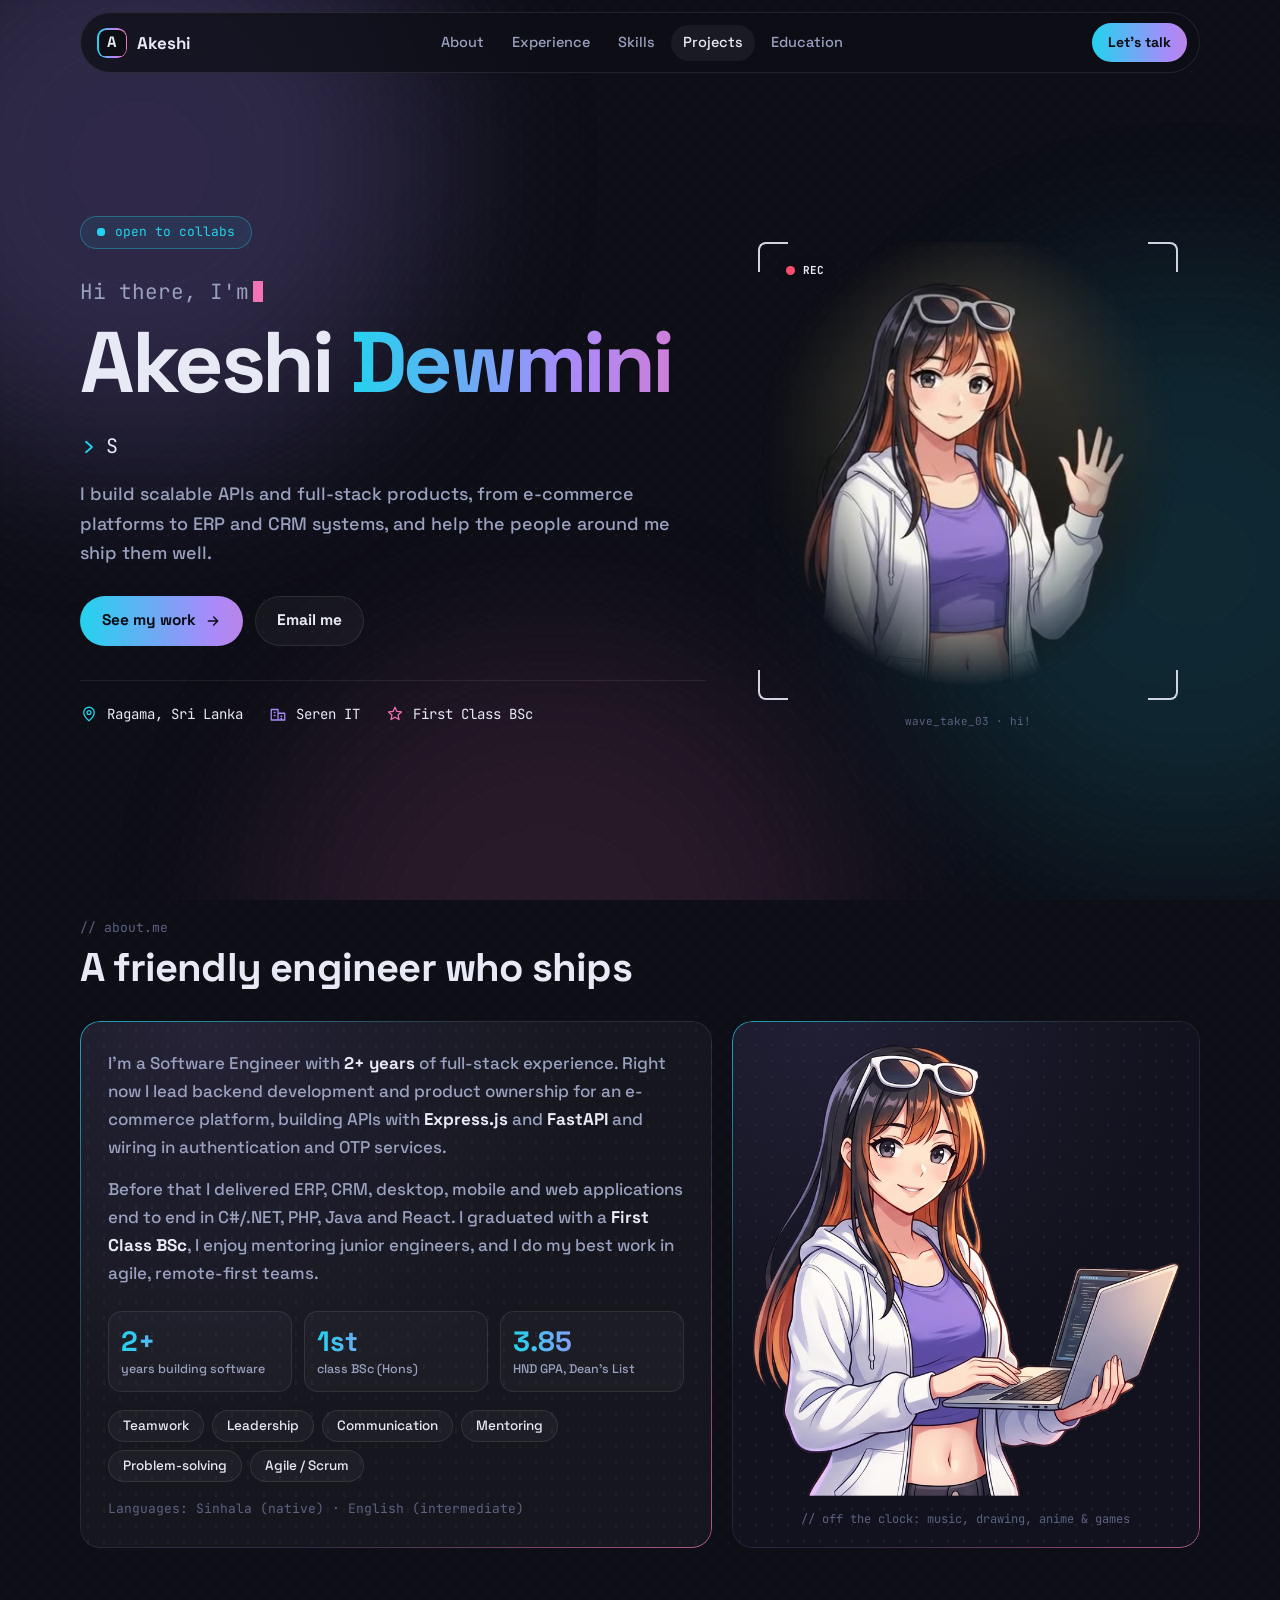
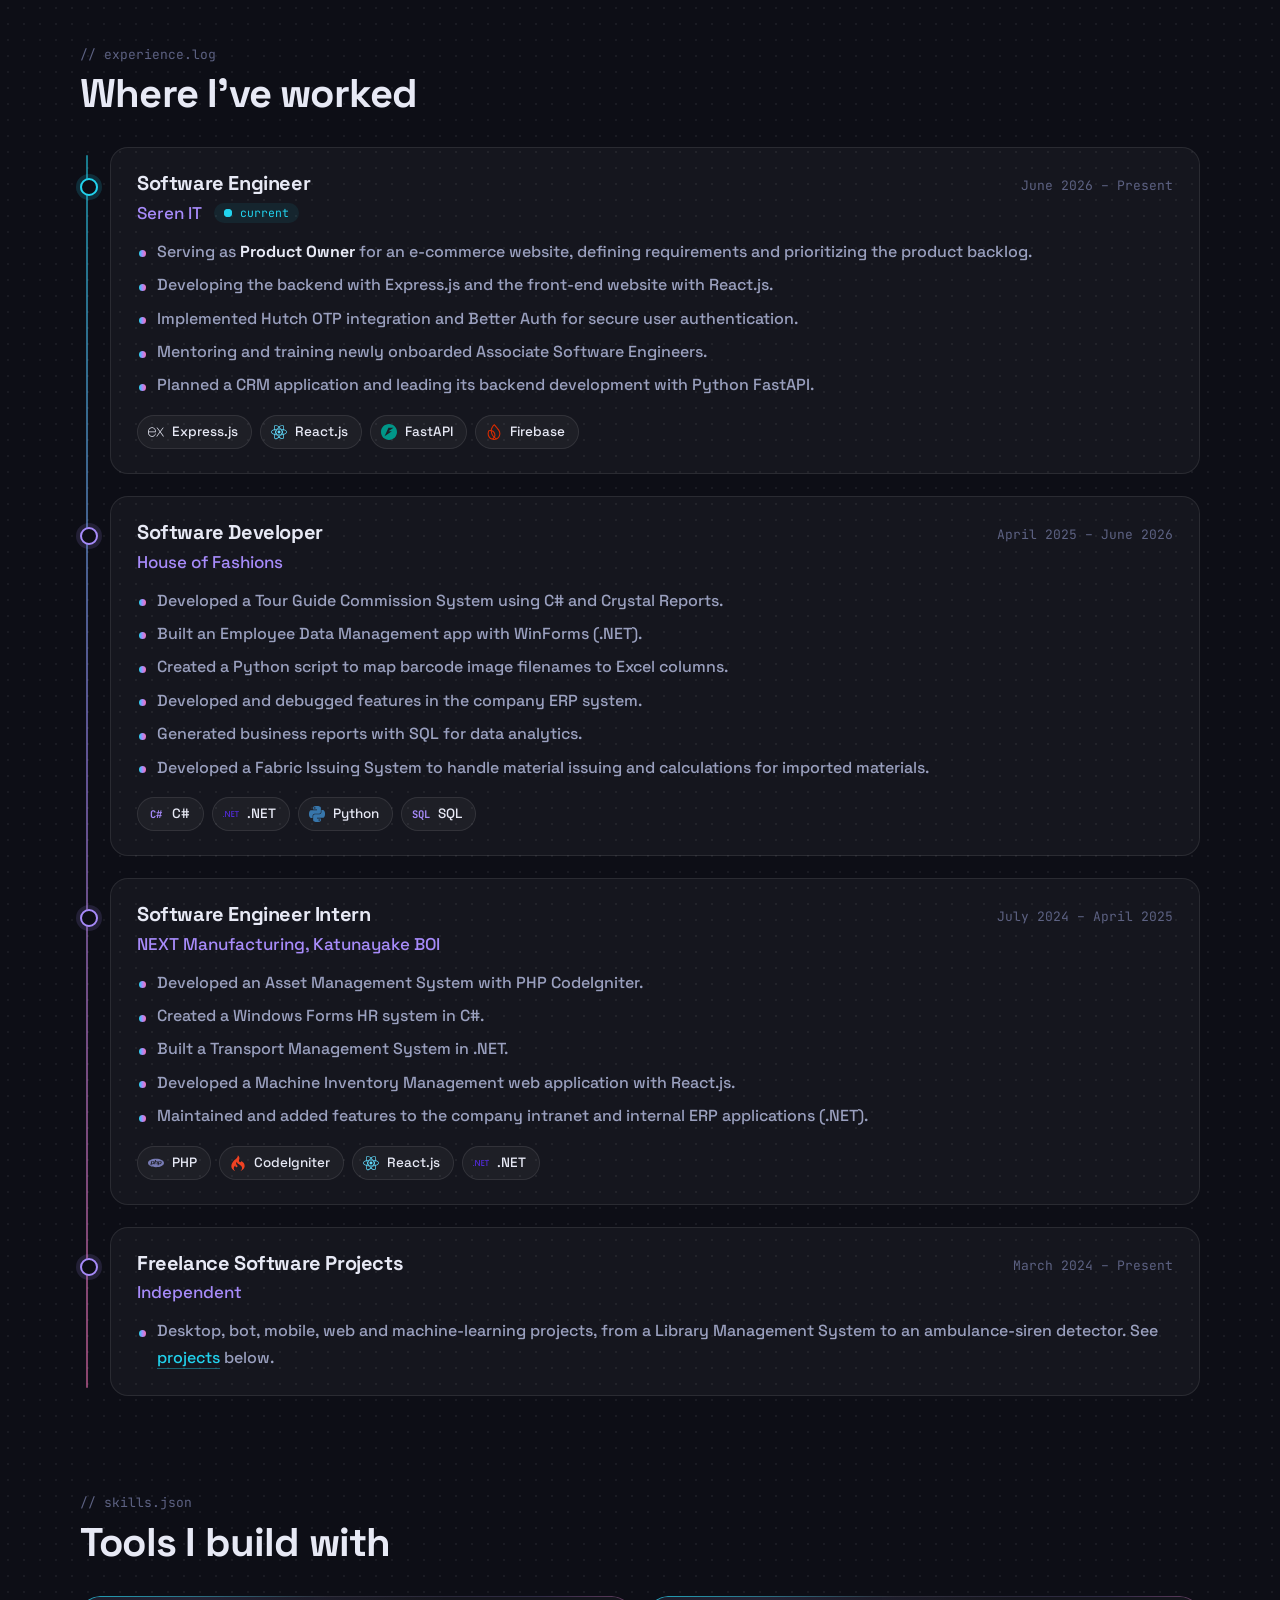
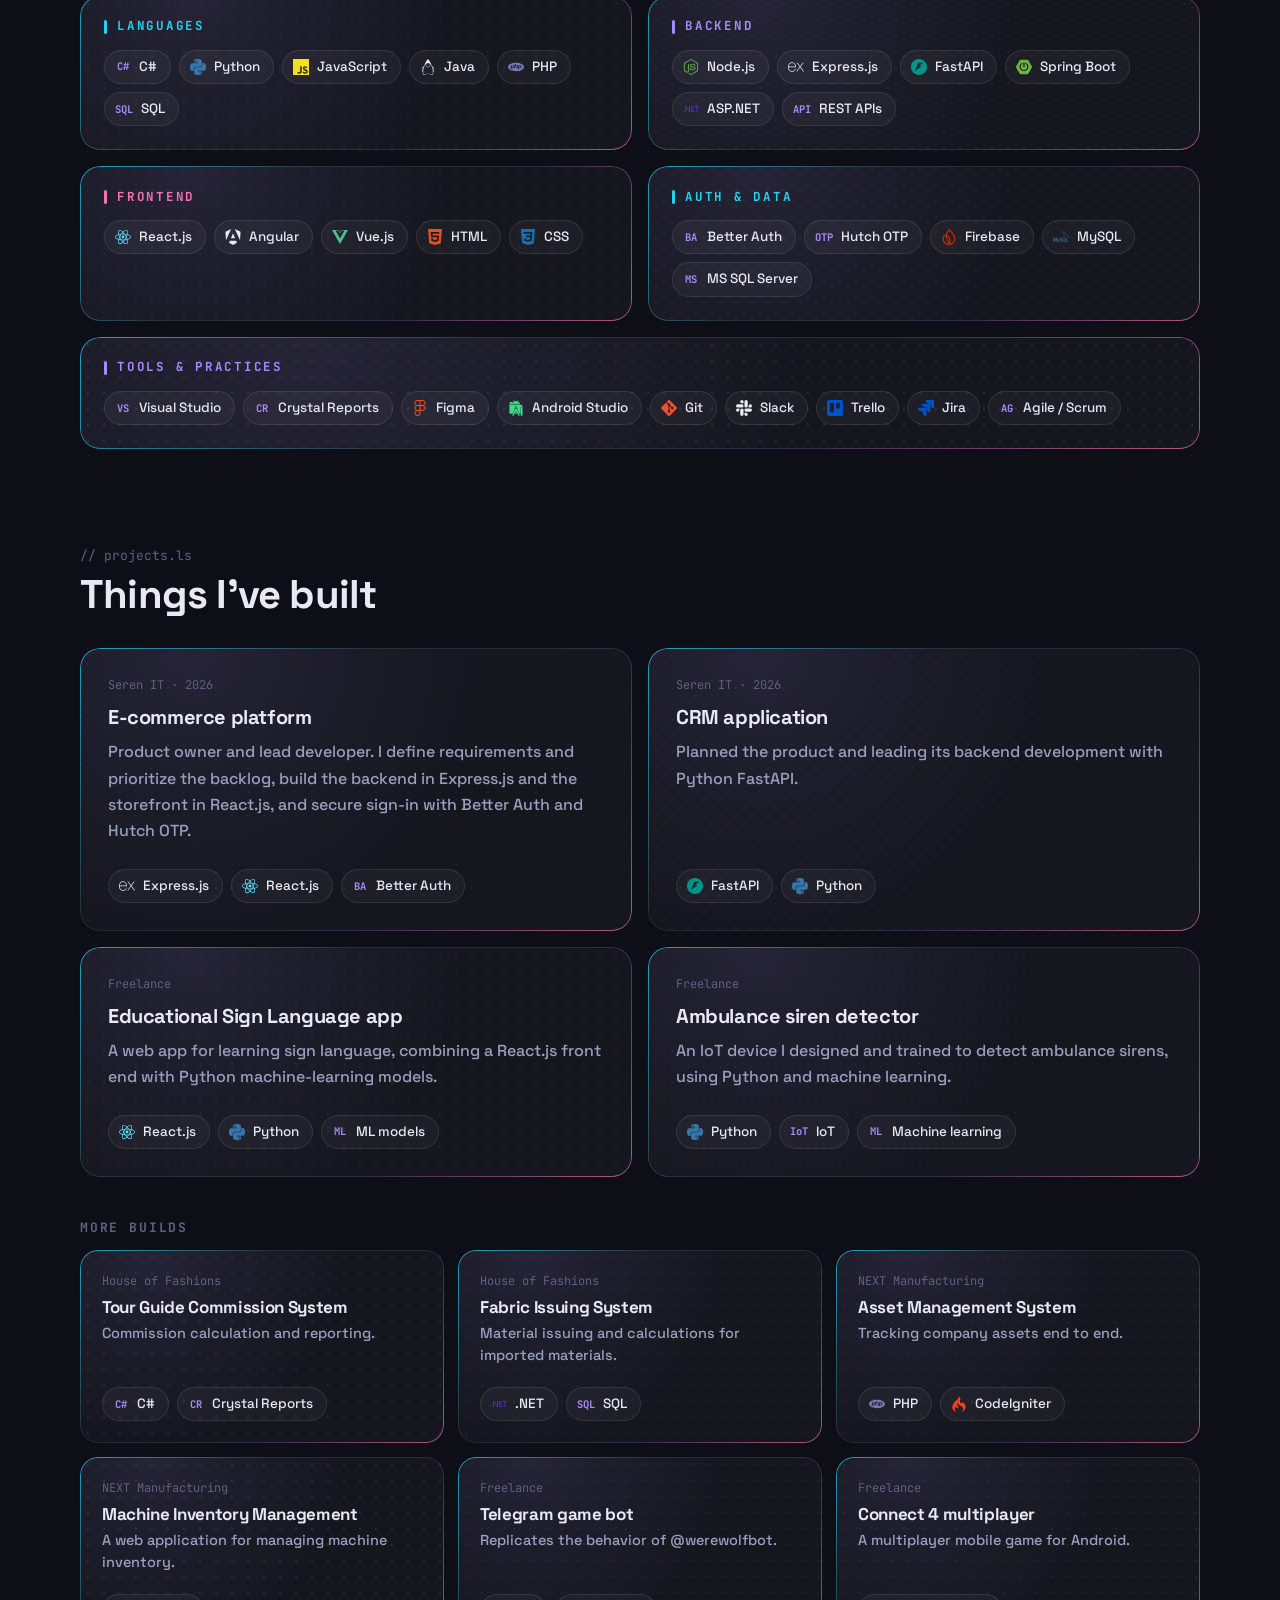
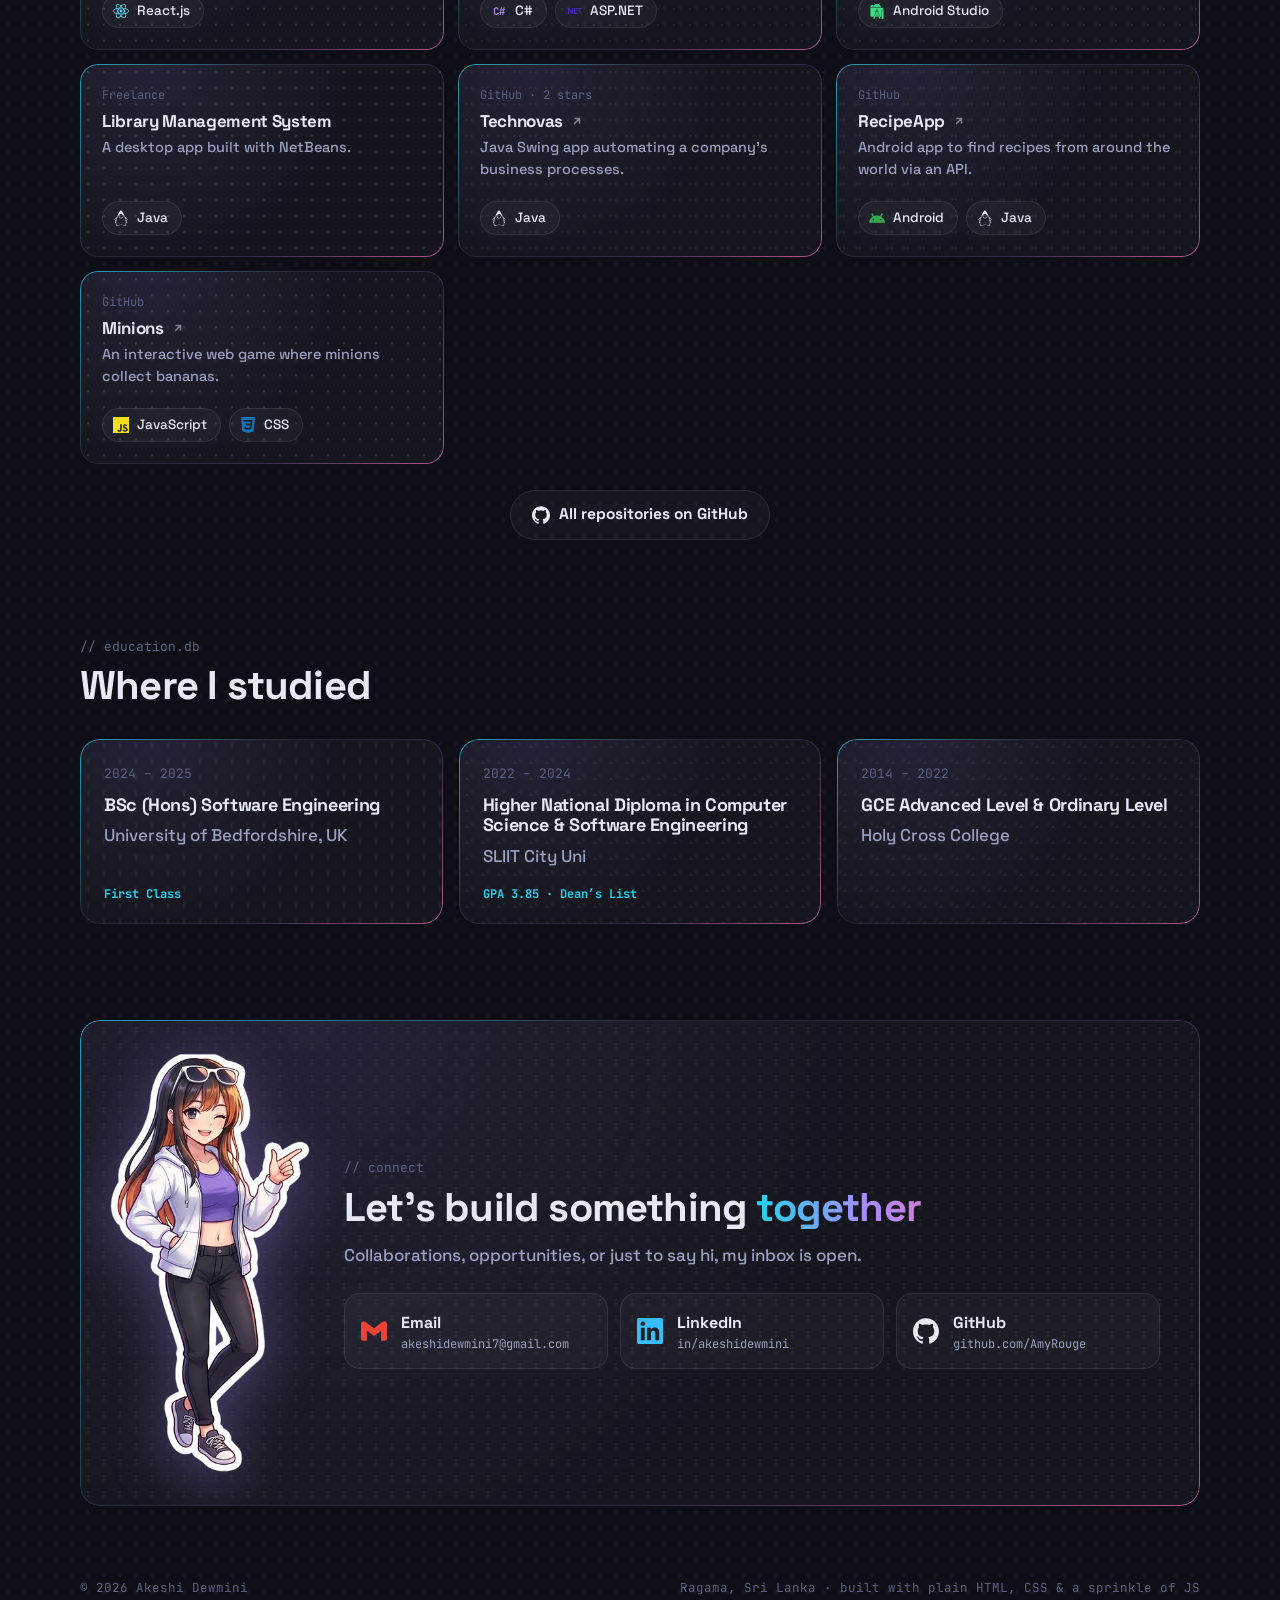
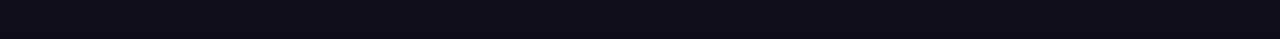
<file: index.html>
<!doctype html>
<html lang="en">
<head>
<meta charset="utf-8">
<meta name="viewport" content="width=device-width, initial-scale=1">
<title>Akeshi Dewmini — Software Engineer</title>
<meta name="description" content="Akeshi Dewmini is a Software Engineer from Sri Lanka with 2+ years of full-stack experience: Express.js, FastAPI, React, C#/.NET and Java. First Class BSc, product owner and mentor.">
<meta name="theme-color" content="#0d0e16">
<link rel="canonical" href="https://amyrouge.github.io/">
<meta property="og:type" content="website">
<meta property="og:title" content="Akeshi Dewmini — Software Engineer">
<meta property="og:description" content="Full-stack engineer building APIs, ERP/CRM systems and web apps. Open to collaborations.">
<meta property="og:url" content="https://amyrouge.github.io/">
<meta property="og:image" content="https://amyrouge.github.io/assets/og.png">
<meta name="twitter:card" content="summary_large_image">
<link rel="icon" href="data:image/svg+xml,%3Csvg xmlns='http://www.w3.org/2000/svg' viewBox='0 0 32 32'%3E%3Cdefs%3E%3ClinearGradient id='g' x1='0' y1='0' x2='1' y2='1'%3E%3Cstop offset='0' stop-color='%2322d3ee'/%3E%3Cstop offset='.5' stop-color='%23a78bfa'/%3E%3Cstop offset='1' stop-color='%23f472b6'/%3E%3C/linearGradient%3E%3C/defs%3E%3Crect width='32' height='32' rx='9' fill='%230d0e16'/%3E%3Crect x='1' y='1' width='30' height='30' rx='8' fill='none' stroke='url(%23g)' stroke-width='2'/%3E%3Cpath d='M9 23 16 8l7 15M11.6 18h8.8' fill='none' stroke='url(%23g)' stroke-width='2.6' stroke-linecap='round' stroke-linejoin='round'/%3E%3C/svg%3E">
<link rel="preload" href="assets/fonts/sg700.woff2" as="font" type="font/woff2" crossorigin>
<link rel="stylesheet" href="styles.css">
<script>document.documentElement.classList.add('js')</script>
<script type="application/ld+json">
{"@context":"https://schema.org","@type":"Person","name":"Akeshi Dewmini","jobTitle":"Software Engineer","url":"https://amyrouge.github.io/","sameAs":["https://github.com/AmyRouge","https://linkedin.com/in/akeshidewmini"],"address":{"@type":"PostalAddress","addressLocality":"Ragama","addressCountry":"LK"},"alumniOf":["University of Bedfordshire","SLIIT City Uni"]}
</script>
</head>
<body>
<a class="skip" href="#main">Skip to content</a>
<div class="aurora" aria-hidden="true"><i></i><i></i><i></i></div>

<header class="nav" id="top">
  <a class="brand" href="#top" aria-label="Akeshi Dewmini, home"><span class="logo">A</span><span class="brand-name">Akeshi</span></a>
  <nav aria-label="Primary">
    <a href="#about">About</a><a href="#experience">Experience</a><a href="#skills">Skills</a><a href="#projects">Projects</a><a href="#education">Education</a>
  </nav>
  <a class="btn btn-sm" href="#contact">Let’s talk</a>
</header>

<main id="main">
<!-- ============================================================ HERO -->
<section class="hero wrap">
  <div class="hero-copy">
    <p class="pill reveal"><i class="dot"></i>open to collabs</p>
    <p class="greet mono reveal">Hi there, I'm<span class="caret"></span></p>
    <h1 class="reveal">Akeshi <span class="grad">Dewmini</span></h1>
    <p class="role reveal" aria-live="off"><svg viewBox="0 0 24 24" width="18" height="18" aria-hidden="true"><path d="M8 5l8 7-8 7" fill="none" stroke="currentColor" stroke-width="2.4" stroke-linecap="round" stroke-linejoin="round"/></svg><span id="role" class="mono" data-roles='["Software Engineer","Backend & API developer","Product owner","Mentor to junior engineers"]'>Software Engineer</span></p>
    <p class="lede reveal">I build scalable APIs and full-stack products, from e-commerce platforms to ERP and CRM systems, and help the people around me ship them well.</p>
    <div class="cta reveal">
      <a class="btn" href="#projects">See my work <svg viewBox="0 0 24 24" width="16" height="16" aria-hidden="true"><path d="M5 12h14M13 6l6 6-6 6" fill="none" stroke="currentColor" stroke-width="2.2" stroke-linecap="round" stroke-linejoin="round"/></svg></a>
      <a class="btn btn-ghost" href="mailto:akeshidewmini7@gmail.com">Email me</a>
    </div>
    <ul class="meta mono reveal">
      <li><svg viewBox="0 0 24 24" aria-hidden="true"><path d="M12 21s-7-6-7-11a7 7 0 0 1 14 0c0 5-7 11-7 11z"/><circle cx="12" cy="10" r="2.6"/></svg>Ragama, Sri Lanka</li>
      <li><svg viewBox="0 0 24 24" aria-hidden="true"><path d="M3 20V6h9v14M12 11h9v9M3 20h18M7 10h1M7 14h1M16 15h1M16 18h1"/></svg>Seren IT</li>
      <li><svg viewBox="0 0 24 24" aria-hidden="true"><path d="M12 3l2.6 5.6 6 .7-4.5 4.1 1.2 6L12 16.4 6.7 19.4l1.2-6L3.4 9.3l6-.7z"/></svg>First Class BSc</li>
    </ul>
  </div>
  <div class="viewfinder reveal" aria-hidden="true">
    <div class="media"><video class="wave" src="assets/wave.mp4" poster="assets/wave-poster.jpg" autoplay muted loop playsinline preload="auto"></video></div>
    <span class="vf tl"></span><span class="vf tr"></span><span class="vf bl"></span><span class="vf br"></span>
    <span class="rec mono"><i></i>REC</span>
    <span class="vf-label mono">wave_take_03 · hi!</span>
  </div>
</section>

<!-- ============================================================ ABOUT -->
<section id="about" class="wrap section">
  <p class="kicker mono">// about.me</p>
  <h2>A friendly engineer who ships</h2>
  <div class="about-grid">
    <div class="card about-text reveal">
      <p>I’m a Software Engineer with <strong>2+ years</strong> of full-stack experience. Right now I lead backend development and product ownership for an e-commerce platform, building APIs with <strong>Express.js</strong> and <strong>FastAPI</strong> and wiring in authentication and OTP services.</p>
      <p>Before that I delivered ERP, CRM, desktop, mobile and web applications end to end in C#/.NET, PHP, Java and React. I graduated with a <strong>First Class BSc</strong>, I enjoy mentoring junior engineers, and I do my best work in agile, remote-first teams.</p>
      <ul class="stats">
        <li><b>2+</b><span>years building software</span></li>
        <li><b>1st</b><span>class BSc (Hons)</span></li>
        <li><b>3.85</b><span>HND GPA, Dean’s List</span></li>
      </ul>
      <ul class="soft">
        <li>Teamwork</li><li>Leadership</li><li>Communication</li><li>Mentoring</li><li>Problem-solving</li><li>Agile / Scrum</li>
      </ul>
      <p class="langs mono">Languages: Sinhala (native) · English (intermediate)</p>
    </div>
    <figure class="card portrait reveal">
      <img src="assets/portrait.webp" width="720" height="760" alt="Illustrated portrait of Akeshi typing on a laptop" loading="lazy">
      <figcaption class="mono">// off the clock: music, drawing, anime &amp; games</figcaption>
    </figure>
  </div>
</section>

<!-- ============================================================ EXPERIENCE -->
<section id="experience" class="wrap section">
  <p class="kicker mono">// experience.log</p>
  <h2>Where I’ve worked</h2>
  <ol class="timeline">
    <li class="tl-item reveal">
      <div class="tl-head"><h3>Software Engineer</h3><span class="when mono">June 2026 – Present</span></div>
      <p class="org">Seren IT <span class="now"><i class="dot"></i>current</span></p>
      <ul>
        <li>Serving as <strong>Product Owner</strong> for an e-commerce website, defining requirements and prioritizing the product backlog.</li>
        <li>Developing the backend with Express.js and the front-end website with React.js.</li>
        <li>Implemented Hutch OTP integration and Better Auth for secure user authentication.</li>
        <li>Mentoring and training newly onboarded Associate Software Engineers.</li>
        <li>Planned a CRM application and leading its backend development with Python FastAPI.</li>
      </ul>
      <ul class="tags"><li class="chip"><svg class="ic" viewBox="0 0 24 24" aria-hidden="true" focusable="false"><path fill="#e7e9f5" d="M24 18.588a1.529 1.529 0 01-1.895-.72l-3.45-4.771-.5-.667-4.003 5.444a1.466 1.466 0 01-1.802.708l5.158-6.92-4.798-6.251a1.595 1.595 0 011.9.666l3.576 4.83 3.596-4.81a1.435 1.435 0 011.788-.668L21.708 7.9l-2.522 3.283a.666.666 0 000 .994l4.804 6.412zM.002 11.576l.42-2.075c1.154-4.103 5.858-5.81 9.094-3.27 1.895 1.489 2.368 3.597 2.275 5.973H1.116C.943 16.447 4.005 19.009 7.92 17.7a4.078 4.078 0 002.582-2.876c.207-.666.548-.78 1.174-.588a5.417 5.417 0 01-2.589 3.957 6.272 6.272 0 01-7.306-.933 6.575 6.575 0 01-1.64-3.858c0-.235-.08-.455-.134-.666A88.33 88.33 0 010 11.577zm1.127-.286h9.654c-.06-3.076-2.001-5.258-4.59-5.278-2.882-.04-4.944 2.094-5.071 5.264z"/></svg>Express.js</li><li class="chip"><svg class="ic" viewBox="0 0 24 24" aria-hidden="true" focusable="false"><path fill="#61DAFB" d="M14.23 12.004a2.236 2.236 0 0 1-2.235 2.236 2.236 2.236 0 0 1-2.236-2.236 2.236 2.236 0 0 1 2.235-2.236 2.236 2.236 0 0 1 2.236 2.236zm2.648-10.69c-1.346 0-3.107.96-4.888 2.622-1.78-1.653-3.542-2.602-4.887-2.602-.41 0-.783.093-1.106.278-1.375.793-1.683 3.264-.973 6.365C1.98 8.917 0 10.42 0 12.004c0 1.59 1.99 3.097 5.043 4.03-.704 3.113-.39 5.588.988 6.38.32.187.69.275 1.102.275 1.345 0 3.107-.96 4.888-2.624 1.78 1.654 3.542 2.603 4.887 2.603.41 0 .783-.09 1.106-.275 1.374-.792 1.683-3.263.973-6.365C22.02 15.096 24 13.59 24 12.004c0-1.59-1.99-3.097-5.043-4.032.704-3.11.39-5.587-.988-6.38-.318-.184-.688-.277-1.092-.278zm-.005 1.09v.006c.225 0 .406.044.558.127.666.382.955 1.835.73 3.704-.054.46-.142.945-.25 1.44-.96-.236-2.006-.417-3.107-.534-.66-.905-1.345-1.727-2.035-2.447 1.592-1.48 3.087-2.292 4.105-2.295zm-9.77.02c1.012 0 2.514.808 4.11 2.28-.686.72-1.37 1.537-2.02 2.442-1.107.117-2.154.298-3.113.538-.112-.49-.195-.964-.254-1.42-.23-1.868.054-3.32.714-3.707.19-.09.4-.127.563-.132zm4.882 3.05c.455.468.91.992 1.36 1.564-.44-.02-.89-.034-1.345-.034-.46 0-.915.01-1.36.034.44-.572.895-1.096 1.345-1.565zM12 8.1c.74 0 1.477.034 2.202.093.406.582.802 1.203 1.183 1.86.372.64.71 1.29 1.018 1.946-.308.655-.646 1.31-1.013 1.95-.38.66-.773 1.288-1.18 1.87-.728.063-1.466.098-2.21.098-.74 0-1.477-.035-2.202-.093-.406-.582-.802-1.204-1.183-1.86-.372-.64-.71-1.29-1.018-1.946.303-.657.646-1.313 1.013-1.954.38-.66.773-1.286 1.18-1.868.728-.064 1.466-.098 2.21-.098zm-3.635.254c-.24.377-.48.763-.704 1.16-.225.39-.435.782-.635 1.174-.265-.656-.49-1.31-.676-1.947.64-.15 1.315-.283 2.015-.386zm7.26 0c.695.103 1.365.23 2.006.387-.18.632-.405 1.282-.66 1.933-.2-.39-.41-.783-.64-1.174-.225-.392-.465-.774-.705-1.146zm3.063.675c.484.15.944.317 1.375.498 1.732.74 2.852 1.708 2.852 2.476-.005.768-1.125 1.74-2.857 2.475-.42.18-.88.342-1.355.493-.28-.958-.646-1.956-1.1-2.98.45-1.017.81-2.01 1.085-2.964zm-13.395.004c.278.96.645 1.957 1.1 2.98-.45 1.017-.812 2.01-1.086 2.964-.484-.15-.944-.318-1.37-.5-1.732-.737-2.852-1.706-2.852-2.474 0-.768 1.12-1.742 2.852-2.476.42-.18.88-.342 1.356-.494zm11.678 4.28c.265.657.49 1.312.676 1.948-.64.157-1.316.29-2.016.39.24-.375.48-.762.705-1.158.225-.39.435-.788.636-1.18zm-9.945.02c.2.392.41.783.64 1.175.23.39.465.772.705 1.143-.695-.102-1.365-.23-2.006-.386.18-.63.406-1.282.66-1.933zM17.92 16.32c.112.493.2.968.254 1.423.23 1.868-.054 3.32-.714 3.708-.147.09-.338.128-.563.128-1.012 0-2.514-.807-4.11-2.28.686-.72 1.37-1.536 2.02-2.44 1.107-.118 2.154-.3 3.113-.54zm-11.83.01c.96.234 2.006.415 3.107.532.66.905 1.345 1.727 2.035 2.446-1.595 1.483-3.092 2.295-4.11 2.295-.22-.005-.406-.05-.553-.132-.666-.38-.955-1.834-.73-3.703.054-.46.142-.944.25-1.438zm4.56.64c.44.02.89.034 1.345.034.46 0 .915-.01 1.36-.034-.44.572-.895 1.095-1.345 1.565-.455-.47-.91-.993-1.36-1.565z"/></svg>React.js</li><li class="chip"><svg class="ic" viewBox="0 0 24 24" aria-hidden="true" focusable="false"><path fill="#009688" d="M12 .0387C5.3729.0384.0003 5.3931 0 11.9988c-.001 6.6066 5.372 11.9628 12 11.9625 6.628.0003 12.001-5.3559 12-11.9625-.0003-6.6057-5.3729-11.9604-12-11.96m-.829 5.4153h7.55l-7.5805 5.3284h5.1828L5.279 18.5436q2.9466-6.5444 5.892-13.0896"/></svg>FastAPI</li><li class="chip"><svg class="ic" viewBox="0 0 24 24" aria-hidden="true" focusable="false"><path fill="#DD2C00" d="M19.455 8.369c-.538-.748-1.778-2.285-3.681-4.569-.826-.991-1.535-1.832-1.884-2.245a146 146 0 0 0-.488-.576l-.207-.245-.113-.133-.022-.032-.01-.005L12.57 0l-.609.488c-1.555 1.246-2.828 2.851-3.681 4.64-.523 1.064-.864 2.105-1.043 3.176-.047.241-.088.489-.121.738-.209-.017-.421-.028-.632-.033-.018-.001-.035-.002-.059-.003a7.46 7.46 0 0 0-2.28.274l-.317.089-.163.286c-.765 1.342-1.198 2.869-1.252 4.416-.07 2.01.477 3.954 1.583 5.625 1.082 1.633 2.61 2.882 4.42 3.611l.236.095.071.025.003-.001a9.59 9.59 0 0 0 2.941.568q.171.006.342.006c1.273 0 2.513-.249 3.69-.742l.008.004.313-.145a9.63 9.63 0 0 0 3.927-3.335c1.01-1.49 1.577-3.234 1.641-5.042.075-2.161-.643-4.304-2.133-6.371m-7.083 6.695c.328 1.244.264 2.44-.191 3.558-1.135-1.12-1.967-2.352-2.475-3.665-.543-1.404-.87-2.74-.974-3.975.48.157.922.366 1.315.622 1.132.737 1.914 1.902 2.325 3.461zm.207 6.022c.482.368.99.712 1.513 1.028-.771.21-1.565.302-2.369.273a8 8 0 0 1-.373-.022c.458-.394.869-.823 1.228-1.279zm1.347-6.431c-.516-1.957-1.527-3.437-3.002-4.398-.647-.421-1.385-.741-2.194-.95.011-.134.026-.268.043-.4.014-.113.03-.216.046-.313.133-.689.332-1.37.589-2.025.099-.25.206-.499.321-.74l.004-.008c.177-.358.376-.719.61-1.105l.092-.152-.003-.001c.544-.851 1.197-1.627 1.942-2.311l.288.341c.672.796 1.304 1.548 1.878 2.237 1.291 1.549 2.966 3.583 3.612 4.48 1.277 1.771 1.893 3.579 1.83 5.375-.049 1.395-.461 2.755-1.195 3.933-.694 1.116-1.661 2.05-2.8 2.708-.636-.318-1.559-.839-2.539-1.599.79-1.575.952-3.28.479-5.072zm-2.575 5.397c-.725.939-1.587 1.55-2.09 1.856-.081-.029-.163-.06-.243-.093l-.065-.026c-1.49-.616-2.747-1.656-3.635-3.01-.907-1.384-1.356-2.993-1.298-4.653.041-1.19.338-2.327.882-3.379.316-.07.638-.114.96-.131l.084-.002c.162-.003.324-.003.478 0 .227.011.454.035.677.07.073 1.513.445 3.145 1.105 4.852.637 1.644 1.694 3.162 3.144 4.515z"/></svg>Firebase</li></ul>
    </li>
    <li class="tl-item reveal">
      <div class="tl-head"><h3>Software Developer</h3><span class="when mono">April 2025 – June 2026</span></div>
      <p class="org">House of Fashions</p>
      <ul>
        <li>Developed a Tour Guide Commission System using C# and Crystal Reports.</li>
        <li>Built an Employee Data Management app with WinForms (.NET).</li>
        <li>Created a Python script to map barcode image filenames to Excel columns.</li>
        <li>Developed and debugged features in the company ERP system.</li>
        <li>Generated business reports with SQL for data analytics.</li>
        <li>Developed a Fabric Issuing System to handle material issuing and calculations for imported materials.</li>
      </ul>
      <ul class="tags"><li class="chip"><b class="mono">C#</b>C#</li><li class="chip"><svg class="ic" viewBox="0 0 24 24" aria-hidden="true" focusable="false"><path fill="#512BD4" d="M24 8.77h-2.468v7.565h-1.425V8.77h-2.462V7.53H24zm-6.852 7.565h-4.821V7.53h4.63v1.24h-3.205v2.494h2.953v1.234h-2.953v2.604h3.396zm-6.708 0H8.882L4.78 9.863a2.896 2.896 0 0 1-.258-.51h-.036c.032.189.048.592.048 1.21v5.772H3.157V7.53h1.659l3.965 6.32c.167.261.275.442.323.54h.024c-.04-.233-.06-.629-.06-1.185V7.529h1.372zm-8.703-.693a.868.829 0 0 1-.869.829.868.829 0 0 1-.868-.83.868.829 0 0 1 .868-.828.868.829 0 0 1 .869.829Z"/></svg>.NET</li><li class="chip"><svg class="ic" viewBox="0 0 24 24" aria-hidden="true" focusable="false"><path fill="#3776AB" d="M14.25.18l.9.2.73.26.59.3.45.32.34.34.25.34.16.33.1.3.04.26.02.2-.01.13V8.5l-.05.63-.13.55-.21.46-.26.38-.3.31-.33.25-.35.19-.35.14-.33.1-.3.07-.26.04-.21.02H8.77l-.69.05-.59.14-.5.22-.41.27-.33.32-.27.35-.2.36-.15.37-.1.35-.07.32-.04.27-.02.21v3.06H3.17l-.21-.03-.28-.07-.32-.12-.35-.18-.36-.26-.36-.36-.35-.46-.32-.59-.28-.73-.21-.88-.14-1.05-.05-1.23.06-1.22.16-1.04.24-.87.32-.71.36-.57.4-.44.42-.33.42-.24.4-.16.36-.1.32-.05.24-.01h.16l.06.01h8.16v-.83H6.18l-.01-2.75-.02-.37.05-.34.11-.31.17-.28.25-.26.31-.23.38-.2.44-.18.51-.15.58-.12.64-.1.71-.06.77-.04.84-.02 1.27.05zm-6.3 1.98l-.23.33-.08.41.08.41.23.34.33.22.41.09.41-.09.33-.22.23-.34.08-.41-.08-.41-.23-.33-.33-.22-.41-.09-.41.09zm13.09 3.95l.28.06.32.12.35.18.36.27.36.35.35.47.32.59.28.73.21.88.14 1.04.05 1.23-.06 1.23-.16 1.04-.24.86-.32.71-.36.57-.4.45-.42.33-.42.24-.4.16-.36.09-.32.05-.24.02-.16-.01h-8.22v.82h5.84l.01 2.76.02.36-.05.34-.11.31-.17.29-.25.25-.31.24-.38.2-.44.17-.51.15-.58.13-.64.09-.71.07-.77.04-.84.01-1.27-.04-1.07-.14-.9-.2-.73-.25-.59-.3-.45-.33-.34-.34-.25-.34-.16-.33-.1-.3-.04-.25-.02-.2.01-.13v-5.34l.05-.64.13-.54.21-.46.26-.38.3-.32.33-.24.35-.2.35-.14.33-.1.3-.06.26-.04.21-.02.13-.01h5.84l.69-.05.59-.14.5-.21.41-.28.33-.32.27-.35.2-.36.15-.36.1-.35.07-.32.04-.28.02-.21V6.07h2.09l.14.01zm-6.47 14.25l-.23.33-.08.41.08.41.23.33.33.23.41.08.41-.08.33-.23.23-.33.08-.41-.08-.41-.23-.33-.33-.23-.41-.08-.41.08z"/></svg>Python</li><li class="chip"><b class="mono">SQL</b>SQL</li></ul>
    </li>
    <li class="tl-item reveal">
      <div class="tl-head"><h3>Software Engineer Intern</h3><span class="when mono">July 2024 – April 2025</span></div>
      <p class="org">NEXT Manufacturing, Katunayake BOI</p>
      <ul>
        <li>Developed an Asset Management System with PHP CodeIgniter.</li>
        <li>Created a Windows Forms HR system in C#.</li>
        <li>Built a Transport Management System in .NET.</li>
        <li>Developed a Machine Inventory Management web application with React.js.</li>
        <li>Maintained and added features to the company intranet and internal ERP applications (.NET).</li>
      </ul>
      <ul class="tags"><li class="chip"><svg class="ic" viewBox="0 0 24 24" aria-hidden="true" focusable="false"><path fill="#777BB4" d="M7.01 10.207h-.944l-.515 2.648h.838c.556 0 .97-.105 1.242-.314.272-.21.455-.559.55-1.049.092-.47.05-.802-.124-.995-.175-.193-.523-.29-1.047-.29zM12 5.688C5.373 5.688 0 8.514 0 12s5.373 6.313 12 6.313S24 15.486 24 12c0-3.486-5.373-6.312-12-6.312zm-3.26 7.451c-.261.25-.575.438-.917.551-.336.108-.765.164-1.285.164H5.357l-.327 1.681H3.652l1.23-6.326h2.65c.797 0 1.378.209 1.744.628.366.418.476 1.002.33 1.752a2.836 2.836 0 0 1-.305.847c-.143.255-.33.49-.561.703zm4.024.715l.543-2.799c.063-.318.039-.536-.068-.651-.107-.116-.336-.174-.687-.174H11.46l-.704 3.625H9.388l1.23-6.327h1.367l-.327 1.682h1.218c.767 0 1.295.134 1.586.401s.378.7.263 1.299l-.572 2.944h-1.389zm7.597-2.265a2.782 2.782 0 0 1-.305.847c-.143.255-.33.49-.561.703a2.44 2.44 0 0 1-.917.551c-.336.108-.765.164-1.286.164h-1.18l-.327 1.682h-1.378l1.23-6.326h2.649c.797 0 1.378.209 1.744.628.366.417.477 1.001.331 1.751zM17.766 10.207h-.943l-.516 2.648h.838c.557 0 .971-.105 1.242-.314.272-.21.455-.559.551-1.049.092-.47.049-.802-.125-.995s-.524-.29-1.047-.29z"/></svg>PHP</li><li class="chip"><svg class="ic" viewBox="0 0 24 24" aria-hidden="true" focusable="false"><path fill="#EF4223" d="M11.466 0c.88 1.423-.28 3.306-1.207 4.358-.899 1.02-1.992 1.873-2.985 2.8-1.066.996-2.091 2.044-2.967 3.213-1.753 2.339-2.827 5.28-2.038 8.199.788 2.916 3.314 4.772 6.167 5.429-1.44-.622-2.786-2.203-2.79-3.82-.003-1.765 1.115-3.262 2.505-4.246-.167.632-.258 1.21.155 1.774a1.68 1.68 0 0 0 1.696.642c1.487-.326 1.556-1.96.674-2.914-.872-.943-1.715-2.009-1.384-3.377.167-.685.588-1.328 1.121-1.787-.41 1.078.755 2.14 1.523 2.67 1.332.918 2.793 1.612 4.017 2.688 1.288 1.132 2.24 2.661 2.047 4.435-.208 1.923-1.736 3.26-3.45 3.936 3.622-.8 7.365-3.61 7.44-7.627.093-3.032-1.903-5.717-5.158-7.384.19.48.074.697-.058.924-.55.944-2.082 1.152-2.835.184-1.205-1.548.025-3.216.197-4.855.215-2.055-1.073-4.049-2.67-5.242z"/></svg>CodeIgniter</li><li class="chip"><svg class="ic" viewBox="0 0 24 24" aria-hidden="true" focusable="false"><path fill="#61DAFB" d="M14.23 12.004a2.236 2.236 0 0 1-2.235 2.236 2.236 2.236 0 0 1-2.236-2.236 2.236 2.236 0 0 1 2.235-2.236 2.236 2.236 0 0 1 2.236 2.236zm2.648-10.69c-1.346 0-3.107.96-4.888 2.622-1.78-1.653-3.542-2.602-4.887-2.602-.41 0-.783.093-1.106.278-1.375.793-1.683 3.264-.973 6.365C1.98 8.917 0 10.42 0 12.004c0 1.59 1.99 3.097 5.043 4.03-.704 3.113-.39 5.588.988 6.38.32.187.69.275 1.102.275 1.345 0 3.107-.96 4.888-2.624 1.78 1.654 3.542 2.603 4.887 2.603.41 0 .783-.09 1.106-.275 1.374-.792 1.683-3.263.973-6.365C22.02 15.096 24 13.59 24 12.004c0-1.59-1.99-3.097-5.043-4.032.704-3.11.39-5.587-.988-6.38-.318-.184-.688-.277-1.092-.278zm-.005 1.09v.006c.225 0 .406.044.558.127.666.382.955 1.835.73 3.704-.054.46-.142.945-.25 1.44-.96-.236-2.006-.417-3.107-.534-.66-.905-1.345-1.727-2.035-2.447 1.592-1.48 3.087-2.292 4.105-2.295zm-9.77.02c1.012 0 2.514.808 4.11 2.28-.686.72-1.37 1.537-2.02 2.442-1.107.117-2.154.298-3.113.538-.112-.49-.195-.964-.254-1.42-.23-1.868.054-3.32.714-3.707.19-.09.4-.127.563-.132zm4.882 3.05c.455.468.91.992 1.36 1.564-.44-.02-.89-.034-1.345-.034-.46 0-.915.01-1.36.034.44-.572.895-1.096 1.345-1.565zM12 8.1c.74 0 1.477.034 2.202.093.406.582.802 1.203 1.183 1.86.372.64.71 1.29 1.018 1.946-.308.655-.646 1.31-1.013 1.95-.38.66-.773 1.288-1.18 1.87-.728.063-1.466.098-2.21.098-.74 0-1.477-.035-2.202-.093-.406-.582-.802-1.204-1.183-1.86-.372-.64-.71-1.29-1.018-1.946.303-.657.646-1.313 1.013-1.954.38-.66.773-1.286 1.18-1.868.728-.064 1.466-.098 2.21-.098zm-3.635.254c-.24.377-.48.763-.704 1.16-.225.39-.435.782-.635 1.174-.265-.656-.49-1.31-.676-1.947.64-.15 1.315-.283 2.015-.386zm7.26 0c.695.103 1.365.23 2.006.387-.18.632-.405 1.282-.66 1.933-.2-.39-.41-.783-.64-1.174-.225-.392-.465-.774-.705-1.146zm3.063.675c.484.15.944.317 1.375.498 1.732.74 2.852 1.708 2.852 2.476-.005.768-1.125 1.74-2.857 2.475-.42.18-.88.342-1.355.493-.28-.958-.646-1.956-1.1-2.98.45-1.017.81-2.01 1.085-2.964zm-13.395.004c.278.96.645 1.957 1.1 2.98-.45 1.017-.812 2.01-1.086 2.964-.484-.15-.944-.318-1.37-.5-1.732-.737-2.852-1.706-2.852-2.474 0-.768 1.12-1.742 2.852-2.476.42-.18.88-.342 1.356-.494zm11.678 4.28c.265.657.49 1.312.676 1.948-.64.157-1.316.29-2.016.39.24-.375.48-.762.705-1.158.225-.39.435-.788.636-1.18zm-9.945.02c.2.392.41.783.64 1.175.23.39.465.772.705 1.143-.695-.102-1.365-.23-2.006-.386.18-.63.406-1.282.66-1.933zM17.92 16.32c.112.493.2.968.254 1.423.23 1.868-.054 3.32-.714 3.708-.147.09-.338.128-.563.128-1.012 0-2.514-.807-4.11-2.28.686-.72 1.37-1.536 2.02-2.44 1.107-.118 2.154-.3 3.113-.54zm-11.83.01c.96.234 2.006.415 3.107.532.66.905 1.345 1.727 2.035 2.446-1.595 1.483-3.092 2.295-4.11 2.295-.22-.005-.406-.05-.553-.132-.666-.38-.955-1.834-.73-3.703.054-.46.142-.944.25-1.438zm4.56.64c.44.02.89.034 1.345.034.46 0 .915-.01 1.36-.034-.44.572-.895 1.095-1.345 1.565-.455-.47-.91-.993-1.36-1.565z"/></svg>React.js</li><li class="chip"><svg class="ic" viewBox="0 0 24 24" aria-hidden="true" focusable="false"><path fill="#512BD4" d="M24 8.77h-2.468v7.565h-1.425V8.77h-2.462V7.53H24zm-6.852 7.565h-4.821V7.53h4.63v1.24h-3.205v2.494h2.953v1.234h-2.953v2.604h3.396zm-6.708 0H8.882L4.78 9.863a2.896 2.896 0 0 1-.258-.51h-.036c.032.189.048.592.048 1.21v5.772H3.157V7.53h1.659l3.965 6.32c.167.261.275.442.323.54h.024c-.04-.233-.06-.629-.06-1.185V7.529h1.372zm-8.703-.693a.868.829 0 0 1-.869.829.868.829 0 0 1-.868-.83.868.829 0 0 1 .868-.828.868.829 0 0 1 .869.829Z"/></svg>.NET</li></ul>
    </li>
    <li class="tl-item reveal">
      <div class="tl-head"><h3>Freelance Software Projects</h3><span class="when mono">March 2024 – Present</span></div>
      <p class="org">Independent</p>
      <ul>
        <li>Desktop, bot, mobile, web and machine-learning projects, from a Library Management System to an ambulance-siren detector. See <a href="#projects">projects</a> below.</li>
      </ul>
    </li>
  </ol>
</section>

<!-- ============================================================ SKILLS -->
<section id="skills" class="wrap section">
  <p class="kicker mono">// skills.json</p>
  <h2>Tools I build with</h2>
  <div class="skills">
    <div class="card skill reveal"><h3 style="--c:var(--cyan)">Languages</h3>
      <ul class="chips"><li class="chip"><b class="mono">C#</b>C#</li><li class="chip"><svg class="ic" viewBox="0 0 24 24" aria-hidden="true" focusable="false"><path fill="#3776AB" d="M14.25.18l.9.2.73.26.59.3.45.32.34.34.25.34.16.33.1.3.04.26.02.2-.01.13V8.5l-.05.63-.13.55-.21.46-.26.38-.3.31-.33.25-.35.19-.35.14-.33.1-.3.07-.26.04-.21.02H8.77l-.69.05-.59.14-.5.22-.41.27-.33.32-.27.35-.2.36-.15.37-.1.35-.07.32-.04.27-.02.21v3.06H3.17l-.21-.03-.28-.07-.32-.12-.35-.18-.36-.26-.36-.36-.35-.46-.32-.59-.28-.73-.21-.88-.14-1.05-.05-1.23.06-1.22.16-1.04.24-.87.32-.71.36-.57.4-.44.42-.33.42-.24.4-.16.36-.1.32-.05.24-.01h.16l.06.01h8.16v-.83H6.18l-.01-2.75-.02-.37.05-.34.11-.31.17-.28.25-.26.31-.23.38-.2.44-.18.51-.15.58-.12.64-.1.71-.06.77-.04.84-.02 1.27.05zm-6.3 1.98l-.23.33-.08.41.08.41.23.34.33.22.41.09.41-.09.33-.22.23-.34.08-.41-.08-.41-.23-.33-.33-.22-.41-.09-.41.09zm13.09 3.95l.28.06.32.12.35.18.36.27.36.35.35.47.32.59.28.73.21.88.14 1.04.05 1.23-.06 1.23-.16 1.04-.24.86-.32.71-.36.57-.4.45-.42.33-.42.24-.4.16-.36.09-.32.05-.24.02-.16-.01h-8.22v.82h5.84l.01 2.76.02.36-.05.34-.11.31-.17.29-.25.25-.31.24-.38.2-.44.17-.51.15-.58.13-.64.09-.71.07-.77.04-.84.01-1.27-.04-1.07-.14-.9-.2-.73-.25-.59-.3-.45-.33-.34-.34-.25-.34-.16-.33-.1-.3-.04-.25-.02-.2.01-.13v-5.34l.05-.64.13-.54.21-.46.26-.38.3-.32.33-.24.35-.2.35-.14.33-.1.3-.06.26-.04.21-.02.13-.01h5.84l.69-.05.59-.14.5-.21.41-.28.33-.32.27-.35.2-.36.15-.36.1-.35.07-.32.04-.28.02-.21V6.07h2.09l.14.01zm-6.47 14.25l-.23.33-.08.41.08.41.23.33.33.23.41.08.41-.08.33-.23.23-.33.08-.41-.08-.41-.23-.33-.33-.23-.41-.08-.41.08z"/></svg>Python</li><li class="chip"><svg class="ic" viewBox="0 0 24 24" aria-hidden="true" focusable="false"><path fill="#F7DF1E" d="M0 0h24v24H0V0zm22.034 18.276c-.175-1.095-.888-2.015-3.003-2.873-.736-.345-1.554-.585-1.797-1.14-.091-.33-.105-.51-.046-.705.15-.646.915-.84 1.515-.66.39.12.75.42.976.9 1.034-.676 1.034-.676 1.755-1.125-.27-.42-.404-.601-.586-.78-.63-.705-1.469-1.065-2.834-1.034l-.705.089c-.676.165-1.32.525-1.71 1.005-1.14 1.291-.811 3.541.569 4.471 1.365 1.02 3.361 1.244 3.616 2.205.24 1.17-.87 1.545-1.966 1.41-.811-.18-1.26-.586-1.755-1.336l-1.83 1.051c.21.48.45.689.81 1.109 1.74 1.756 6.09 1.666 6.871-1.004.029-.09.24-.705.074-1.65l.046.067zm-8.983-7.245h-2.248c0 1.938-.009 3.864-.009 5.805 0 1.232.063 2.363-.138 2.711-.33.689-1.18.601-1.566.48-.396-.196-.597-.466-.83-.855-.063-.105-.11-.196-.127-.196l-1.825 1.125c.305.63.75 1.172 1.324 1.517.855.51 2.004.675 3.207.405.783-.226 1.458-.691 1.811-1.411.51-.93.402-2.07.397-3.346.012-2.054 0-4.109 0-6.179l.004-.056z"/></svg>JavaScript</li><li class="chip"><svg class="ic" viewBox="0 0 24 24" aria-hidden="true" focusable="false"><path fill="#e7e9f5" d="M11.915 0 11.7.215C9.515 2.4 7.47 6.39 6.046 10.483c-1.064 1.024-3.633 2.81-3.711 3.551-.093.87 1.746 2.611 1.55 3.235-.198.625-1.304 1.408-1.014 1.939.1.188.823.011 1.277-.491a13.389 13.389 0 0 0-.017 2.14c.076.906.27 1.668.643 2.232.372.563.956.911 1.667.911.397 0 .727-.114 1.024-.264.298-.149.571-.33.91-.5.68-.34 1.634-.666 3.53-.604 1.903.062 2.872.39 3.559.704.687.314 1.15.664 1.925.664.767 0 1.395-.336 1.807-.9.412-.563.631-1.33.72-2.24.06-.623.055-1.32 0-2.066.454.45 1.117.604 1.213.424.29-.53-.816-1.314-1.013-1.937-.198-.624 1.642-2.366 1.549-3.236-.08-.748-2.707-2.568-3.748-3.586C16.428 6.374 14.308 2.394 12.13.215zm.175 6.038a2.95 2.95 0 0 1 2.943 2.942 2.95 2.95 0 0 1-2.943 2.943A2.95 2.95 0 0 1 9.148 8.98a2.95 2.95 0 0 1 2.942-2.942zM8.685 7.983a3.515 3.515 0 0 0-.145.997c0 1.951 1.6 3.55 3.55 3.55 1.95 0 3.55-1.598 3.55-3.55 0-.329-.046-.648-.132-.951.334.095.64.208.915.336a42.699 42.699 0 0 1 2.042 5.829c.678 2.545 1.01 4.92.846 6.607-.082.844-.29 1.51-.606 1.94-.315.431-.713.651-1.315.651-.593 0-.932-.27-1.673-.61-.741-.338-1.825-.694-3.792-.758-1.974-.064-3.073.293-3.821.669-.375.188-.659.373-.911.5s-.466.2-.752.2c-.53 0-.876-.209-1.16-.64-.285-.43-.474-1.101-.545-1.948-.141-1.693.176-4.069.823-6.614a43.155 43.155 0 0 1 1.934-5.783c.348-.167.749-.31 1.192-.425zm-3.382 4.362a.216.216 0 0 1 .13.031c-.166.56-.323 1.116-.463 1.665a33.849 33.849 0 0 0-.547 2.555 3.9 3.9 0 0 0-.2-.39c-.58-1.012-.914-1.642-1.16-2.08.315-.24 1.679-1.755 2.24-1.781zm13.394.01c.562.027 1.926 1.543 2.24 1.783-.246.438-.58 1.068-1.16 2.08a4.428 4.428 0 0 0-.163.309 32.354 32.354 0 0 0-.562-2.49 40.579 40.579 0 0 0-.482-1.652.216.216 0 0 1 .127-.03z"/></svg>Java</li><li class="chip"><svg class="ic" viewBox="0 0 24 24" aria-hidden="true" focusable="false"><path fill="#777BB4" d="M7.01 10.207h-.944l-.515 2.648h.838c.556 0 .97-.105 1.242-.314.272-.21.455-.559.55-1.049.092-.47.05-.802-.124-.995-.175-.193-.523-.29-1.047-.29zM12 5.688C5.373 5.688 0 8.514 0 12s5.373 6.313 12 6.313S24 15.486 24 12c0-3.486-5.373-6.312-12-6.312zm-3.26 7.451c-.261.25-.575.438-.917.551-.336.108-.765.164-1.285.164H5.357l-.327 1.681H3.652l1.23-6.326h2.65c.797 0 1.378.209 1.744.628.366.418.476 1.002.33 1.752a2.836 2.836 0 0 1-.305.847c-.143.255-.33.49-.561.703zm4.024.715l.543-2.799c.063-.318.039-.536-.068-.651-.107-.116-.336-.174-.687-.174H11.46l-.704 3.625H9.388l1.23-6.327h1.367l-.327 1.682h1.218c.767 0 1.295.134 1.586.401s.378.7.263 1.299l-.572 2.944h-1.389zm7.597-2.265a2.782 2.782 0 0 1-.305.847c-.143.255-.33.49-.561.703a2.44 2.44 0 0 1-.917.551c-.336.108-.765.164-1.286.164h-1.18l-.327 1.682h-1.378l1.23-6.326h2.649c.797 0 1.378.209 1.744.628.366.417.477 1.001.331 1.751zM17.766 10.207h-.943l-.516 2.648h.838c.557 0 .971-.105 1.242-.314.272-.21.455-.559.551-1.049.092-.47.049-.802-.125-.995s-.524-.29-1.047-.29z"/></svg>PHP</li><li class="chip"><b class="mono">SQL</b>SQL</li></ul></div>
    <div class="card skill reveal"><h3 style="--c:var(--violet)">Backend</h3>
      <ul class="chips"><li class="chip"><svg class="ic" viewBox="0 0 24 24" aria-hidden="true" focusable="false"><path fill="#5FA04E" d="M11.998,24c-0.321,0-0.641-0.084-0.922-0.247l-2.936-1.737c-0.438-0.245-0.224-0.332-0.08-0.383 c0.585-0.203,0.703-0.25,1.328-0.604c0.065-0.037,0.151-0.023,0.218,0.017l2.256,1.339c0.082,0.045,0.197,0.045,0.272,0l8.795-5.076 c0.082-0.047,0.134-0.141,0.134-0.238V6.921c0-0.099-0.053-0.192-0.137-0.242l-8.791-5.072c-0.081-0.047-0.189-0.047-0.271,0 L3.075,6.68C2.99,6.729,2.936,6.825,2.936,6.921v10.15c0,0.097,0.054,0.189,0.139,0.235l2.409,1.392 c1.307,0.654,2.108-0.116,2.108-0.89V7.787c0-0.142,0.114-0.253,0.256-0.253h1.115c0.139,0,0.255,0.112,0.255,0.253v10.021 c0,1.745-0.95,2.745-2.604,2.745c-0.508,0-0.909,0-2.026-0.551L2.28,18.675c-0.57-0.329-0.922-0.945-0.922-1.604V6.921 c0-0.659,0.353-1.275,0.922-1.603l8.795-5.082c0.557-0.315,1.296-0.315,1.848,0l8.794,5.082c0.57,0.329,0.924,0.944,0.924,1.603 v10.15c0,0.659-0.354,1.273-0.924,1.604l-8.794,5.078C12.643,23.916,12.324,24,11.998,24z M19.099,13.993 c0-1.9-1.284-2.406-3.987-2.763c-2.731-0.361-3.009-0.548-3.009-1.187c0-0.528,0.235-1.233,2.258-1.233 c1.807,0,2.473,0.389,2.747,1.607c0.024,0.115,0.129,0.199,0.247,0.199h1.141c0.071,0,0.138-0.031,0.186-0.081 c0.048-0.054,0.074-0.123,0.067-0.196c-0.177-2.098-1.571-3.076-4.388-3.076c-2.508,0-4.004,1.058-4.004,2.833 c0,1.925,1.488,2.457,3.895,2.695c2.88,0.282,3.103,0.703,3.103,1.269c0,0.983-0.789,1.402-2.642,1.402 c-2.327,0-2.839-0.584-3.011-1.742c-0.02-0.124-0.126-0.215-0.253-0.215h-1.137c-0.141,0-0.254,0.112-0.254,0.253 c0,1.482,0.806,3.248,4.655,3.248C17.501,17.007,19.099,15.91,19.099,13.993z"/></svg>Node.js</li><li class="chip"><svg class="ic" viewBox="0 0 24 24" aria-hidden="true" focusable="false"><path fill="#e7e9f5" d="M24 18.588a1.529 1.529 0 01-1.895-.72l-3.45-4.771-.5-.667-4.003 5.444a1.466 1.466 0 01-1.802.708l5.158-6.92-4.798-6.251a1.595 1.595 0 011.9.666l3.576 4.83 3.596-4.81a1.435 1.435 0 011.788-.668L21.708 7.9l-2.522 3.283a.666.666 0 000 .994l4.804 6.412zM.002 11.576l.42-2.075c1.154-4.103 5.858-5.81 9.094-3.27 1.895 1.489 2.368 3.597 2.275 5.973H1.116C.943 16.447 4.005 19.009 7.92 17.7a4.078 4.078 0 002.582-2.876c.207-.666.548-.78 1.174-.588a5.417 5.417 0 01-2.589 3.957 6.272 6.272 0 01-7.306-.933 6.575 6.575 0 01-1.64-3.858c0-.235-.08-.455-.134-.666A88.33 88.33 0 010 11.577zm1.127-.286h9.654c-.06-3.076-2.001-5.258-4.59-5.278-2.882-.04-4.944 2.094-5.071 5.264z"/></svg>Express.js</li><li class="chip"><svg class="ic" viewBox="0 0 24 24" aria-hidden="true" focusable="false"><path fill="#009688" d="M12 .0387C5.3729.0384.0003 5.3931 0 11.9988c-.001 6.6066 5.372 11.9628 12 11.9625 6.628.0003 12.001-5.3559 12-11.9625-.0003-6.6057-5.3729-11.9604-12-11.96m-.829 5.4153h7.55l-7.5805 5.3284h5.1828L5.279 18.5436q2.9466-6.5444 5.892-13.0896"/></svg>FastAPI</li><li class="chip"><svg class="ic" viewBox="0 0 24 24" aria-hidden="true" focusable="false"><path fill="#6DB33F" d="m23.693 10.7058-4.73-8.1844c-.4094-.7106-1.4166-1.2942-2.2402-1.2942H7.2725c-.819 0-1.8308.5836-2.2402 1.2942L.307 10.7058c-.4095.7106-.4095 1.873 0 2.5837l4.7252 8.189c.4094.7107 1.4166 1.2943 2.2402 1.2943h9.455c.819 0 1.826-.5836 2.2402-1.2942l4.7252-8.189c.4095-.7107.4095-1.8732 0-2.5838zM10.9763 5.7547c0-.5365.4377-.9742.9742-.9742s.9742.4377.9742.9742v5.8217c0 .5366-.4377.9742-.9742.9742s-.9742-.4376-.9742-.9742zm.9742 12.4294c-3.6427 0-6.6077-2.965-6.6077-6.6077.0047-2.0896.993-4.0521 2.6685-5.304a.8657.8657 0 0 1 1.2142.1788.8657.8657 0 0 1-.1788 1.2143c-2.1602 1.6048-2.612 4.6592-1.0072 6.8194 1.6049 2.1603 4.6593 2.612 6.8195 1.0072 1.2378-.9177 1.9673-2.372 1.9673-3.9157a4.8972 4.8972 0 0 0-1.9861-3.925c-.386-.2824-.466-.8284-.1836-1.2143.2824-.386.8283-.466 1.2143-.1835 1.6895 1.2471 2.6826 3.2238 2.6873 5.3228 0 3.6474-2.965 6.6077-6.6077 6.6077z"/></svg>Spring Boot</li><li class="chip"><svg class="ic" viewBox="0 0 24 24" aria-hidden="true" focusable="false"><path fill="#512BD4" d="M24 8.77h-2.468v7.565h-1.425V8.77h-2.462V7.53H24zm-6.852 7.565h-4.821V7.53h4.63v1.24h-3.205v2.494h2.953v1.234h-2.953v2.604h3.396zm-6.708 0H8.882L4.78 9.863a2.896 2.896 0 0 1-.258-.51h-.036c.032.189.048.592.048 1.21v5.772H3.157V7.53h1.659l3.965 6.32c.167.261.275.442.323.54h.024c-.04-.233-.06-.629-.06-1.185V7.529h1.372zm-8.703-.693a.868.829 0 0 1-.869.829.868.829 0 0 1-.868-.83.868.829 0 0 1 .868-.828.868.829 0 0 1 .869.829Z"/></svg>ASP.NET</li><li class="chip"><b class="mono">API</b>REST APIs</li></ul></div>
    <div class="card skill reveal"><h3 style="--c:var(--pink)">Frontend</h3>
      <ul class="chips"><li class="chip"><svg class="ic" viewBox="0 0 24 24" aria-hidden="true" focusable="false"><path fill="#61DAFB" d="M14.23 12.004a2.236 2.236 0 0 1-2.235 2.236 2.236 2.236 0 0 1-2.236-2.236 2.236 2.236 0 0 1 2.235-2.236 2.236 2.236 0 0 1 2.236 2.236zm2.648-10.69c-1.346 0-3.107.96-4.888 2.622-1.78-1.653-3.542-2.602-4.887-2.602-.41 0-.783.093-1.106.278-1.375.793-1.683 3.264-.973 6.365C1.98 8.917 0 10.42 0 12.004c0 1.59 1.99 3.097 5.043 4.03-.704 3.113-.39 5.588.988 6.38.32.187.69.275 1.102.275 1.345 0 3.107-.96 4.888-2.624 1.78 1.654 3.542 2.603 4.887 2.603.41 0 .783-.09 1.106-.275 1.374-.792 1.683-3.263.973-6.365C22.02 15.096 24 13.59 24 12.004c0-1.59-1.99-3.097-5.043-4.032.704-3.11.39-5.587-.988-6.38-.318-.184-.688-.277-1.092-.278zm-.005 1.09v.006c.225 0 .406.044.558.127.666.382.955 1.835.73 3.704-.054.46-.142.945-.25 1.44-.96-.236-2.006-.417-3.107-.534-.66-.905-1.345-1.727-2.035-2.447 1.592-1.48 3.087-2.292 4.105-2.295zm-9.77.02c1.012 0 2.514.808 4.11 2.28-.686.72-1.37 1.537-2.02 2.442-1.107.117-2.154.298-3.113.538-.112-.49-.195-.964-.254-1.42-.23-1.868.054-3.32.714-3.707.19-.09.4-.127.563-.132zm4.882 3.05c.455.468.91.992 1.36 1.564-.44-.02-.89-.034-1.345-.034-.46 0-.915.01-1.36.034.44-.572.895-1.096 1.345-1.565zM12 8.1c.74 0 1.477.034 2.202.093.406.582.802 1.203 1.183 1.86.372.64.71 1.29 1.018 1.946-.308.655-.646 1.31-1.013 1.95-.38.66-.773 1.288-1.18 1.87-.728.063-1.466.098-2.21.098-.74 0-1.477-.035-2.202-.093-.406-.582-.802-1.204-1.183-1.86-.372-.64-.71-1.29-1.018-1.946.303-.657.646-1.313 1.013-1.954.38-.66.773-1.286 1.18-1.868.728-.064 1.466-.098 2.21-.098zm-3.635.254c-.24.377-.48.763-.704 1.16-.225.39-.435.782-.635 1.174-.265-.656-.49-1.31-.676-1.947.64-.15 1.315-.283 2.015-.386zm7.26 0c.695.103 1.365.23 2.006.387-.18.632-.405 1.282-.66 1.933-.2-.39-.41-.783-.64-1.174-.225-.392-.465-.774-.705-1.146zm3.063.675c.484.15.944.317 1.375.498 1.732.74 2.852 1.708 2.852 2.476-.005.768-1.125 1.74-2.857 2.475-.42.18-.88.342-1.355.493-.28-.958-.646-1.956-1.1-2.98.45-1.017.81-2.01 1.085-2.964zm-13.395.004c.278.96.645 1.957 1.1 2.98-.45 1.017-.812 2.01-1.086 2.964-.484-.15-.944-.318-1.37-.5-1.732-.737-2.852-1.706-2.852-2.474 0-.768 1.12-1.742 2.852-2.476.42-.18.88-.342 1.356-.494zm11.678 4.28c.265.657.49 1.312.676 1.948-.64.157-1.316.29-2.016.39.24-.375.48-.762.705-1.158.225-.39.435-.788.636-1.18zm-9.945.02c.2.392.41.783.64 1.175.23.39.465.772.705 1.143-.695-.102-1.365-.23-2.006-.386.18-.63.406-1.282.66-1.933zM17.92 16.32c.112.493.2.968.254 1.423.23 1.868-.054 3.32-.714 3.708-.147.09-.338.128-.563.128-1.012 0-2.514-.807-4.11-2.28.686-.72 1.37-1.536 2.02-2.44 1.107-.118 2.154-.3 3.113-.54zm-11.83.01c.96.234 2.006.415 3.107.532.66.905 1.345 1.727 2.035 2.446-1.595 1.483-3.092 2.295-4.11 2.295-.22-.005-.406-.05-.553-.132-.666-.38-.955-1.834-.73-3.703.054-.46.142-.944.25-1.438zm4.56.64c.44.02.89.034 1.345.034.46 0 .915-.01 1.36-.034-.44.572-.895 1.095-1.345 1.565-.455-.47-.91-.993-1.36-1.565z"/></svg>React.js</li><li class="chip"><svg class="ic" viewBox="0 0 24 24" aria-hidden="true" focusable="false"><path fill="#e7e9f5" d="M16.712 17.711H7.288l-1.204 2.916L12 24l5.916-3.373-1.204-2.916ZM14.692 0l7.832 16.855.814-12.856L14.692 0ZM9.308 0 .662 3.999l.814 12.856L9.308 0Zm-.405 13.93h6.198L12 6.396 8.903 13.93Z"/></svg>Angular</li><li class="chip"><svg class="ic" viewBox="0 0 24 24" aria-hidden="true" focusable="false"><path fill="#4FC08D" d="M24,1.61H14.06L12,5.16,9.94,1.61H0L12,22.39ZM12,14.08,5.16,2.23H9.59L12,6.41l2.41-4.18h4.43Z"/></svg>Vue.js</li><li class="chip"><svg class="ic" viewBox="0 0 24 24" aria-hidden="true" focusable="false"><path fill="#E34F26" d="M1.5 0h21l-1.91 21.563L11.977 24l-8.564-2.438L1.5 0zm7.031 9.75l-.232-2.718 10.059.003.23-2.622L5.412 4.41l.698 8.01h9.126l-.326 3.426-2.91.804-2.955-.81-.188-2.11H6.248l.33 4.171L12 19.351l5.379-1.443.744-8.157H8.531z"/></svg>HTML</li><li class="chip"><svg class="ic" viewBox="0 0 24 24" aria-hidden="true" focusable="false"><path fill="#1572B6" d="M1.5 0h21l-1.91 21.563L11.977 24l-8.565-2.438L1.5 0zm17.09 4.413L5.41 4.41l.213 2.622 10.125.002-.255 2.716h-6.64l.24 2.573h6.182l-.366 3.523-2.91.804-2.956-.81-.188-2.11h-2.61l.29 3.855L12 19.288l5.373-1.53L18.59 4.414z"/></svg>CSS</li></ul></div>
    <div class="card skill reveal"><h3 style="--c:var(--cyan)">Auth &amp; data</h3>
      <ul class="chips"><li class="chip"><b class="mono">BA</b>Better Auth</li><li class="chip"><b class="mono">OTP</b>Hutch OTP</li><li class="chip"><svg class="ic" viewBox="0 0 24 24" aria-hidden="true" focusable="false"><path fill="#DD2C00" d="M19.455 8.369c-.538-.748-1.778-2.285-3.681-4.569-.826-.991-1.535-1.832-1.884-2.245a146 146 0 0 0-.488-.576l-.207-.245-.113-.133-.022-.032-.01-.005L12.57 0l-.609.488c-1.555 1.246-2.828 2.851-3.681 4.64-.523 1.064-.864 2.105-1.043 3.176-.047.241-.088.489-.121.738-.209-.017-.421-.028-.632-.033-.018-.001-.035-.002-.059-.003a7.46 7.46 0 0 0-2.28.274l-.317.089-.163.286c-.765 1.342-1.198 2.869-1.252 4.416-.07 2.01.477 3.954 1.583 5.625 1.082 1.633 2.61 2.882 4.42 3.611l.236.095.071.025.003-.001a9.59 9.59 0 0 0 2.941.568q.171.006.342.006c1.273 0 2.513-.249 3.69-.742l.008.004.313-.145a9.63 9.63 0 0 0 3.927-3.335c1.01-1.49 1.577-3.234 1.641-5.042.075-2.161-.643-4.304-2.133-6.371m-7.083 6.695c.328 1.244.264 2.44-.191 3.558-1.135-1.12-1.967-2.352-2.475-3.665-.543-1.404-.87-2.74-.974-3.975.48.157.922.366 1.315.622 1.132.737 1.914 1.902 2.325 3.461zm.207 6.022c.482.368.99.712 1.513 1.028-.771.21-1.565.302-2.369.273a8 8 0 0 1-.373-.022c.458-.394.869-.823 1.228-1.279zm1.347-6.431c-.516-1.957-1.527-3.437-3.002-4.398-.647-.421-1.385-.741-2.194-.95.011-.134.026-.268.043-.4.014-.113.03-.216.046-.313.133-.689.332-1.37.589-2.025.099-.25.206-.499.321-.74l.004-.008c.177-.358.376-.719.61-1.105l.092-.152-.003-.001c.544-.851 1.197-1.627 1.942-2.311l.288.341c.672.796 1.304 1.548 1.878 2.237 1.291 1.549 2.966 3.583 3.612 4.48 1.277 1.771 1.893 3.579 1.83 5.375-.049 1.395-.461 2.755-1.195 3.933-.694 1.116-1.661 2.05-2.8 2.708-.636-.318-1.559-.839-2.539-1.599.79-1.575.952-3.28.479-5.072zm-2.575 5.397c-.725.939-1.587 1.55-2.09 1.856-.081-.029-.163-.06-.243-.093l-.065-.026c-1.49-.616-2.747-1.656-3.635-3.01-.907-1.384-1.356-2.993-1.298-4.653.041-1.19.338-2.327.882-3.379.316-.07.638-.114.96-.131l.084-.002c.162-.003.324-.003.478 0 .227.011.454.035.677.07.073 1.513.445 3.145 1.105 4.852.637 1.644 1.694 3.162 3.144 4.515z"/></svg>Firebase</li><li class="chip"><svg class="ic" viewBox="0 0 24 24" aria-hidden="true" focusable="false"><path fill="#4479A1" d="M16.405 5.501c-.115 0-.193.014-.274.033v.013h.014c.054.104.146.18.214.273.054.107.1.214.154.32l.014-.015c.094-.066.14-.172.14-.333-.04-.047-.046-.094-.08-.14-.04-.067-.126-.1-.18-.153zM5.77 18.695h-.927a50.854 50.854 0 00-.27-4.41h-.008l-1.41 4.41H2.45l-1.4-4.41h-.01a72.892 72.892 0 00-.195 4.41H0c.055-1.966.192-3.81.41-5.53h1.15l1.335 4.064h.008l1.347-4.064h1.095c.242 2.015.384 3.86.428 5.53zm4.017-4.08c-.378 2.045-.876 3.533-1.492 4.46-.482.716-1.01 1.073-1.583 1.073-.153 0-.34-.046-.566-.138v-.494c.11.017.24.026.386.026.268 0 .483-.075.647-.222.197-.18.295-.382.295-.605 0-.155-.077-.47-.23-.944L6.23 14.615h.91l.727 2.36c.164.536.233.91.205 1.123.4-1.064.678-2.227.835-3.483zm12.325 4.08h-2.63v-5.53h.885v4.85h1.745zm-3.32.135l-1.016-.5c.09-.076.177-.158.255-.25.433-.506.648-1.258.648-2.253 0-1.83-.718-2.746-2.155-2.746-.704 0-1.254.232-1.65.697-.43.508-.646 1.256-.646 2.245 0 .972.19 1.686.574 2.14.35.41.877.615 1.583.615.264 0 .506-.033.725-.098l1.325.772.36-.622zM15.5 17.588c-.225-.36-.337-.94-.337-1.736 0-1.393.424-2.09 1.27-2.09.443 0 .77.167.977.5.224.362.336.936.336 1.723 0 1.404-.424 2.108-1.27 2.108-.445 0-.77-.167-.978-.5zm-1.658-.425c0 .47-.172.856-.516 1.156-.344.3-.803.45-1.384.45-.543 0-1.064-.172-1.573-.515l.237-.476c.438.22.833.328 1.19.328.332 0 .593-.073.783-.22a.754.754 0 00.3-.615c0-.33-.23-.61-.648-.845-.388-.213-1.163-.657-1.163-.657-.422-.307-.632-.636-.632-1.177 0-.45.157-.81.47-1.085.315-.278.72-.415 1.22-.415.512 0 .98.136 1.4.41l-.213.476a2.726 2.726 0 00-1.064-.23c-.283 0-.502.068-.654.206a.685.685 0 00-.248.524c0 .328.234.61.666.85.393.215 1.187.67 1.187.67.433.305.648.63.648 1.168zm9.382-5.852c-.535-.014-.95.04-1.297.188-.1.04-.26.04-.274.167.055.053.063.14.11.214.08.134.218.313.346.407.14.11.28.216.427.31.26.16.555.255.81.416.145.094.293.213.44.313.073.05.12.14.214.172v-.02c-.046-.06-.06-.147-.105-.214-.067-.067-.134-.127-.2-.193a3.223 3.223 0 00-.695-.675c-.214-.146-.682-.35-.77-.595l-.013-.014c.146-.013.32-.066.46-.106.227-.06.435-.047.67-.106.106-.027.213-.06.32-.094v-.06c-.12-.12-.21-.283-.334-.395a8.867 8.867 0 00-1.104-.823c-.21-.134-.476-.22-.697-.334-.08-.04-.214-.06-.26-.127-.12-.146-.19-.34-.275-.514a17.69 17.69 0 01-.547-1.163c-.12-.262-.193-.523-.34-.763-.69-1.137-1.437-1.826-2.586-2.5-.247-.14-.543-.2-.856-.274-.167-.008-.334-.02-.5-.027-.11-.047-.216-.174-.31-.235-.38-.24-1.364-.76-1.644-.072-.18.434.267.862.422 1.082.115.153.26.328.34.5.047.116.06.235.107.356.106.294.207.622.347.897.073.14.153.287.247.413.054.073.146.107.167.227-.094.136-.1.334-.154.5-.24.757-.146 1.693.194 2.25.107.166.362.534.703.393.3-.12.234-.5.32-.835.02-.08.007-.133.048-.187v.015c.094.188.188.367.274.555.206.328.566.668.867.895.16.12.287.328.487.402v-.02h-.015c-.043-.058-.1-.086-.154-.133a3.445 3.445 0 01-.35-.4 8.76 8.76 0 01-.747-1.218c-.11-.21-.202-.436-.29-.643-.04-.08-.04-.2-.107-.24-.1.146-.247.273-.32.453-.127.288-.14.642-.188 1.01-.027.007-.014 0-.027.014-.214-.052-.287-.274-.367-.46-.2-.475-.233-1.238-.06-1.785.047-.14.247-.582.167-.716-.042-.127-.174-.2-.247-.303a2.478 2.478 0 01-.24-.427c-.16-.374-.24-.788-.414-1.162-.08-.173-.22-.354-.334-.513-.127-.18-.267-.307-.368-.52-.033-.073-.08-.194-.027-.274.014-.054.042-.075.094-.09.088-.072.335.022.422.062.247.1.455.194.662.334.094.066.195.193.315.226h.14c.214.047.455.014.655.073.355.114.675.28.962.46a5.953 5.953 0 012.085 2.286c.08.154.115.295.188.455.14.33.313.663.455.982.14.315.275.636.476.897.1.14.502.213.682.286.133.06.34.115.46.188.23.14.454.3.67.454.11.076.443.243.463.378z"/></svg>MySQL</li><li class="chip"><b class="mono">MS</b>MS SQL Server</li></ul></div>
    <div class="card skill wide reveal"><h3 style="--c:var(--violet)">Tools &amp; practices</h3>
      <ul class="chips"><li class="chip"><b class="mono">VS</b>Visual Studio</li><li class="chip"><b class="mono">CR</b>Crystal Reports</li><li class="chip"><svg class="ic" viewBox="0 0 24 24" aria-hidden="true" focusable="false"><path fill="#F24E1E" d="M15.852 8.981h-4.588V0h4.588c2.476 0 4.49 2.014 4.49 4.49s-2.014 4.491-4.49 4.491zM12.735 7.51h3.117c1.665 0 3.019-1.355 3.019-3.019s-1.355-3.019-3.019-3.019h-3.117V7.51zm0 1.471H8.148c-2.476 0-4.49-2.014-4.49-4.49S5.672 0 8.148 0h4.588v8.981zm-4.587-7.51c-1.665 0-3.019 1.355-3.019 3.019s1.354 3.02 3.019 3.02h3.117V1.471H8.148zm4.587 15.019H8.148c-2.476 0-4.49-2.014-4.49-4.49s2.014-4.49 4.49-4.49h4.588v8.98zM8.148 8.981c-1.665 0-3.019 1.355-3.019 3.019s1.355 3.019 3.019 3.019h3.117V8.981H8.148zM8.172 24c-2.489 0-4.515-2.014-4.515-4.49s2.014-4.49 4.49-4.49h4.588v4.441c0 2.503-2.047 4.539-4.563 4.539zm-.024-7.51a3.023 3.023 0 0 0-3.019 3.019c0 1.665 1.365 3.019 3.044 3.019 1.705 0 3.093-1.376 3.093-3.068v-2.97H8.148zm7.704 0h-.098c-2.476 0-4.49-2.014-4.49-4.49s2.014-4.49 4.49-4.49h.098c2.476 0 4.49 2.014 4.49 4.49s-2.014 4.49-4.49 4.49zm-.097-7.509c-1.665 0-3.019 1.355-3.019 3.019s1.355 3.019 3.019 3.019h.098c1.665 0 3.019-1.355 3.019-3.019s-1.355-3.019-3.019-3.019h-.098z"/></svg>Figma</li><li class="chip"><svg class="ic" viewBox="0 0 24 24" aria-hidden="true" focusable="false"><path fill="#3DDC84" d="M19.2693 10.3368c-.3321 0-.6026.2705-.6026.6031v9.8324h-1.7379l-3.3355-6.9396c.476-.5387.6797-1.286.5243-2.0009a2.2862 2.2862 0 0 0-1.2893-1.6248v-.8124c.0121-.2871-.1426-.5787-.4043-.7407-.1391-.0825-.2884-.1234-.4402-.1234a.8478.8478 0 0 0-.4318.1182c-.2701.1671-.4248.4587-.4123.7662l-.0003.721c-1.0149.3668-1.6619 1.4153-1.4867 2.5197a2.282 2.282 0 0 0 .5916 1.2103l-3.2096 6.9064H4.0928c-1.0949-.007-1.9797-.8948-1.9832-1.9896V5.016c-.0055 1.1024.8836 2.0006 1.9859 2.0062a2.024 2.024 0 0 0 .1326-.0037h14.7453s2.5343-.2189 2.8619 1.5392c-.2491.0287-.4449.2321-.4449.4889 0 .7115-.5791 1.2901-1.3028 1.2901h-.8183zM17.222 22.5366c.2347.4837.0329 1.066-.4507 1.3007-.1296.0629-.2666.0895-.4018.0927a.9738.9738 0 0 1-.3194-.0455c-.024-.0078-.046-.0209-.0694-.0305a.9701.9701 0 0 1-.2277-.1321c-.0247-.0192-.0495-.038-.0724-.0598-.0825-.0783-.1574-.1672-.21-.2757l-1.2554-2.6143-1.5585-3.2452a.7725.7725 0 0 0-.6995-.4443h-.0024a.792.792 0 0 0-.7083.4443l-1.5109 3.2452-1.2321 2.6464a.9722.9722 0 0 1-.7985.5795c-.0626.0053-.1238-.0024-.185-.0087-.0344-.0036-.069-.0053-.1025-.0124-.0489-.0103-.0954-.0278-.142-.0452-.0301-.0113-.0613-.0197-.0901-.0339-.0496-.0244-.0948-.0565-.1397-.0889-.0217-.0156-.0457-.0275-.0662-.045a.9862.9862 0 0 1-.1695-.1844.9788.9788 0 0 1-.0708-.9852l.8469-1.8223 3.2676-7.0314a1.7964 1.7964 0 0 1-.7072-1.1637c-.1555-.9799.5129-1.9003 1.4928-2.0559V9.3946a.3542.3542 0 0 1 .1674-.3155.3468.3468 0 0 1 .3541 0 .354.354 0 0 1 .1674.3155v1.159l.0129.0064a1.8028 1.8028 0 0 1 1.2878 1.378 1.7835 1.7835 0 0 1-.6439 1.7836l3.3889 7.0507.8481 1.7643zM12.9841 12.306c.0042-.6081-.4854-1.1044-1.0935-1.1085a1.1204 1.1204 0 0 0-.7856.3219 1.101 1.101 0 0 0-.323.7716c-.0042.6081.4854 1.1044 1.0935 1.1085h.0077c.6046 0 1.0967-.488 1.1009-1.0935zm-1.027 5.2768c-.1119.0005-.2121.0632-.2571.1553l-1.4127 3.0342h3.3733l-1.4564-3.0328a.274.274 0 0 0-.2471-.1567zm8.1432-6.7459l-.0129-.0001h-.8177a.103.103 0 0 0-.103.103v12.9103a.103.103 0 0 0 .0966.103h.8435c.9861-.0035 1.7836-.804 1.7836-1.79V9.0468c0 .9887-.8014 1.7901-1.7901 1.7901zM2.6098 5.0161v.019c.0039.816.6719 1.483 1.4874 1.4869a12.061 12.061 0 0 1 .1309-.0034h1.1286c.1972-1.315.7607-2.525 1.638-3.4859H4.0993c-.9266.0031-1.6971.6401-1.9191 1.4975.2417.0355.4296.235.4296.4859zm6.3381-2.8977L7.9112.3284a.219.219 0 0 1 0-.2189A.2384.2384 0 0 1 8.098 0a.219.219 0 0 1 .1867.1094l1.0496 1.8158a6.4907 6.4907 0 0 1 5.3186 0L15.696.1094a.2189.2189 0 0 1 .3734.2189l-1.0302 1.79c1.6671.9125 2.7974 2.5439 3.0975 4.4018l-12.286-.0014c.3004-1.8572 1.4305-3.488 3.0972-4.4003zm5.3774 2.6202a.515.515 0 0 0 .5271.5028.515.515 0 0 0 .5151-.5151.5213.5213 0 0 0-.8885-.367.5151.5151 0 0 0-.1537.3793zm-5.7178-.0067a.5151.5151 0 0 0 .5207.5095.5086.5086 0 0 0 .367-.1481.5215.5215 0 1 0-.734-.7341.515.515 0 0 0-.1537.3727z"/></svg>Android Studio</li><li class="chip"><svg class="ic" viewBox="0 0 24 24" aria-hidden="true" focusable="false"><path fill="#F05032" d="M23.546 10.93L13.067.452c-.604-.603-1.582-.603-2.188 0L8.708 2.627l2.76 2.76c.645-.215 1.379-.07 1.889.441.516.515.658 1.258.438 1.9l2.658 2.66c.645-.223 1.387-.078 1.9.435.721.72.721 1.884 0 2.604-.719.719-1.881.719-2.6 0-.539-.541-.674-1.337-.404-1.996L12.86 8.955v6.525c.176.086.342.203.488.348.713.721.713 1.883 0 2.6-.719.721-1.889.721-2.609 0-.719-.719-.719-1.879 0-2.598.182-.18.387-.316.605-.406V8.835c-.217-.091-.424-.222-.6-.401-.545-.545-.676-1.342-.396-2.009L7.636 3.7.45 10.881c-.6.605-.6 1.584 0 2.189l10.48 10.477c.604.604 1.582.604 2.186 0l10.43-10.43c.605-.603.605-1.582 0-2.187"/></svg>Git</li><li class="chip"><svg class="ic" viewBox="0 0 24 24" aria-hidden="true" focusable="false"><path fill="#e7e9f5" d="M5.042 15.165a2.528 2.528 0 0 1-2.52 2.523A2.528 2.528 0 0 1 0 15.165a2.527 2.527 0 0 1 2.522-2.52h2.52v2.52zM6.313 15.165a2.527 2.527 0 0 1 2.521-2.52 2.527 2.527 0 0 1 2.521 2.52v6.313A2.528 2.528 0 0 1 8.834 24a2.528 2.528 0 0 1-2.521-2.522v-6.313zM8.834 5.042a2.528 2.528 0 0 1-2.521-2.52A2.528 2.528 0 0 1 8.834 0a2.528 2.528 0 0 1 2.521 2.522v2.52H8.834zM8.834 6.313a2.528 2.528 0 0 1 2.521 2.521 2.528 2.528 0 0 1-2.521 2.521H2.522A2.528 2.528 0 0 1 0 8.834a2.528 2.528 0 0 1 2.522-2.521h6.312zM18.956 8.834a2.528 2.528 0 0 1 2.522-2.521A2.528 2.528 0 0 1 24 8.834a2.528 2.528 0 0 1-2.522 2.521h-2.522V8.834zM17.688 8.834a2.528 2.528 0 0 1-2.523 2.521 2.527 2.527 0 0 1-2.52-2.521V2.522A2.527 2.527 0 0 1 15.165 0a2.528 2.528 0 0 1 2.523 2.522v6.312zM15.165 18.956a2.528 2.528 0 0 1 2.523 2.522A2.528 2.528 0 0 1 15.165 24a2.527 2.527 0 0 1-2.52-2.522v-2.522h2.52zM15.165 17.688a2.527 2.527 0 0 1-2.52-2.523 2.526 2.526 0 0 1 2.52-2.52h6.313A2.527 2.527 0 0 1 24 15.165a2.528 2.528 0 0 1-2.522 2.523h-6.313z"/></svg>Slack</li><li class="chip"><svg class="ic" viewBox="0 0 24 24" aria-hidden="true" focusable="false"><path fill="#0052CC" d="M21.147 0H2.853A2.86 2.86 0 000 2.853v18.294A2.86 2.86 0 002.853 24h18.294A2.86 2.86 0 0024 21.147V2.853A2.86 2.86 0 0021.147 0zM10.34 17.287a.953.953 0 01-.953.953h-4a.954.954 0 01-.954-.953V5.38a.953.953 0 01.954-.953h4a.954.954 0 01.953.953zm9.233-5.467a.944.944 0 01-.953.947h-4a.947.947 0 01-.953-.947V5.38a.953.953 0 01.953-.953h4a.954.954 0 01.953.953z"/></svg>Trello</li><li class="chip"><svg class="ic" viewBox="0 0 24 24" aria-hidden="true" focusable="false"><path fill="#0052CC" d="M11.571 11.513H0a5.218 5.218 0 0 0 5.232 5.215h2.13v2.057A5.215 5.215 0 0 0 12.575 24V12.518a1.005 1.005 0 0 0-1.005-1.005zm5.723-5.756H5.736a5.215 5.215 0 0 0 5.215 5.214h2.129v2.058a5.218 5.218 0 0 0 5.215 5.214V6.758a1.001 1.001 0 0 0-1.001-1.001zM23.013 0H11.455a5.215 5.215 0 0 0 5.215 5.215h2.129v2.057A5.215 5.215 0 0 0 24 12.483V1.005A1.001 1.001 0 0 0 23.013 0Z"/></svg>Jira</li><li class="chip"><b class="mono">AG</b>Agile / Scrum</li></ul></div>
  </div>
</section>

<!-- ============================================================ PROJECTS -->
<section id="projects" class="wrap section">
  <p class="kicker mono">// projects.ls</p>
  <h2>Things I’ve built</h2>
  <div class="featured">
    <article class="card proj reveal">
      <p class="proj-meta mono">Seren IT · 2026</p>
      <h3>E-commerce platform</h3>
      <p>Product owner and lead developer. I define requirements and prioritize the backlog, build the backend in Express.js and the storefront in React.js, and secure sign-in with Better Auth and Hutch OTP.</p>
      <ul class="tags"><li class="chip"><svg class="ic" viewBox="0 0 24 24" aria-hidden="true" focusable="false"><path fill="#e7e9f5" d="M24 18.588a1.529 1.529 0 01-1.895-.72l-3.45-4.771-.5-.667-4.003 5.444a1.466 1.466 0 01-1.802.708l5.158-6.92-4.798-6.251a1.595 1.595 0 011.9.666l3.576 4.83 3.596-4.81a1.435 1.435 0 011.788-.668L21.708 7.9l-2.522 3.283a.666.666 0 000 .994l4.804 6.412zM.002 11.576l.42-2.075c1.154-4.103 5.858-5.81 9.094-3.27 1.895 1.489 2.368 3.597 2.275 5.973H1.116C.943 16.447 4.005 19.009 7.92 17.7a4.078 4.078 0 002.582-2.876c.207-.666.548-.78 1.174-.588a5.417 5.417 0 01-2.589 3.957 6.272 6.272 0 01-7.306-.933 6.575 6.575 0 01-1.64-3.858c0-.235-.08-.455-.134-.666A88.33 88.33 0 010 11.577zm1.127-.286h9.654c-.06-3.076-2.001-5.258-4.59-5.278-2.882-.04-4.944 2.094-5.071 5.264z"/></svg>Express.js</li><li class="chip"><svg class="ic" viewBox="0 0 24 24" aria-hidden="true" focusable="false"><path fill="#61DAFB" d="M14.23 12.004a2.236 2.236 0 0 1-2.235 2.236 2.236 2.236 0 0 1-2.236-2.236 2.236 2.236 0 0 1 2.235-2.236 2.236 2.236 0 0 1 2.236 2.236zm2.648-10.69c-1.346 0-3.107.96-4.888 2.622-1.78-1.653-3.542-2.602-4.887-2.602-.41 0-.783.093-1.106.278-1.375.793-1.683 3.264-.973 6.365C1.98 8.917 0 10.42 0 12.004c0 1.59 1.99 3.097 5.043 4.03-.704 3.113-.39 5.588.988 6.38.32.187.69.275 1.102.275 1.345 0 3.107-.96 4.888-2.624 1.78 1.654 3.542 2.603 4.887 2.603.41 0 .783-.09 1.106-.275 1.374-.792 1.683-3.263.973-6.365C22.02 15.096 24 13.59 24 12.004c0-1.59-1.99-3.097-5.043-4.032.704-3.11.39-5.587-.988-6.38-.318-.184-.688-.277-1.092-.278zm-.005 1.09v.006c.225 0 .406.044.558.127.666.382.955 1.835.73 3.704-.054.46-.142.945-.25 1.44-.96-.236-2.006-.417-3.107-.534-.66-.905-1.345-1.727-2.035-2.447 1.592-1.48 3.087-2.292 4.105-2.295zm-9.77.02c1.012 0 2.514.808 4.11 2.28-.686.72-1.37 1.537-2.02 2.442-1.107.117-2.154.298-3.113.538-.112-.49-.195-.964-.254-1.42-.23-1.868.054-3.32.714-3.707.19-.09.4-.127.563-.132zm4.882 3.05c.455.468.91.992 1.36 1.564-.44-.02-.89-.034-1.345-.034-.46 0-.915.01-1.36.034.44-.572.895-1.096 1.345-1.565zM12 8.1c.74 0 1.477.034 2.202.093.406.582.802 1.203 1.183 1.86.372.64.71 1.29 1.018 1.946-.308.655-.646 1.31-1.013 1.95-.38.66-.773 1.288-1.18 1.87-.728.063-1.466.098-2.21.098-.74 0-1.477-.035-2.202-.093-.406-.582-.802-1.204-1.183-1.86-.372-.64-.71-1.29-1.018-1.946.303-.657.646-1.313 1.013-1.954.38-.66.773-1.286 1.18-1.868.728-.064 1.466-.098 2.21-.098zm-3.635.254c-.24.377-.48.763-.704 1.16-.225.39-.435.782-.635 1.174-.265-.656-.49-1.31-.676-1.947.64-.15 1.315-.283 2.015-.386zm7.26 0c.695.103 1.365.23 2.006.387-.18.632-.405 1.282-.66 1.933-.2-.39-.41-.783-.64-1.174-.225-.392-.465-.774-.705-1.146zm3.063.675c.484.15.944.317 1.375.498 1.732.74 2.852 1.708 2.852 2.476-.005.768-1.125 1.74-2.857 2.475-.42.18-.88.342-1.355.493-.28-.958-.646-1.956-1.1-2.98.45-1.017.81-2.01 1.085-2.964zm-13.395.004c.278.96.645 1.957 1.1 2.98-.45 1.017-.812 2.01-1.086 2.964-.484-.15-.944-.318-1.37-.5-1.732-.737-2.852-1.706-2.852-2.474 0-.768 1.12-1.742 2.852-2.476.42-.18.88-.342 1.356-.494zm11.678 4.28c.265.657.49 1.312.676 1.948-.64.157-1.316.29-2.016.39.24-.375.48-.762.705-1.158.225-.39.435-.788.636-1.18zm-9.945.02c.2.392.41.783.64 1.175.23.39.465.772.705 1.143-.695-.102-1.365-.23-2.006-.386.18-.63.406-1.282.66-1.933zM17.92 16.32c.112.493.2.968.254 1.423.23 1.868-.054 3.32-.714 3.708-.147.09-.338.128-.563.128-1.012 0-2.514-.807-4.11-2.28.686-.72 1.37-1.536 2.02-2.44 1.107-.118 2.154-.3 3.113-.54zm-11.83.01c.96.234 2.006.415 3.107.532.66.905 1.345 1.727 2.035 2.446-1.595 1.483-3.092 2.295-4.11 2.295-.22-.005-.406-.05-.553-.132-.666-.38-.955-1.834-.73-3.703.054-.46.142-.944.25-1.438zm4.56.64c.44.02.89.034 1.345.034.46 0 .915-.01 1.36-.034-.44.572-.895 1.095-1.345 1.565-.455-.47-.91-.993-1.36-1.565z"/></svg>React.js</li><li class="chip"><b class="mono">BA</b>Better Auth</li></ul>
    </article>
    <article class="card proj reveal">
      <p class="proj-meta mono">Seren IT · 2026</p>
      <h3>CRM application</h3>
      <p>Planned the product and leading its backend development with Python FastAPI.</p>
      <ul class="tags"><li class="chip"><svg class="ic" viewBox="0 0 24 24" aria-hidden="true" focusable="false"><path fill="#009688" d="M12 .0387C5.3729.0384.0003 5.3931 0 11.9988c-.001 6.6066 5.372 11.9628 12 11.9625 6.628.0003 12.001-5.3559 12-11.9625-.0003-6.6057-5.3729-11.9604-12-11.96m-.829 5.4153h7.55l-7.5805 5.3284h5.1828L5.279 18.5436q2.9466-6.5444 5.892-13.0896"/></svg>FastAPI</li><li class="chip"><svg class="ic" viewBox="0 0 24 24" aria-hidden="true" focusable="false"><path fill="#3776AB" d="M14.25.18l.9.2.73.26.59.3.45.32.34.34.25.34.16.33.1.3.04.26.02.2-.01.13V8.5l-.05.63-.13.55-.21.46-.26.38-.3.31-.33.25-.35.19-.35.14-.33.1-.3.07-.26.04-.21.02H8.77l-.69.05-.59.14-.5.22-.41.27-.33.32-.27.35-.2.36-.15.37-.1.35-.07.32-.04.27-.02.21v3.06H3.17l-.21-.03-.28-.07-.32-.12-.35-.18-.36-.26-.36-.36-.35-.46-.32-.59-.28-.73-.21-.88-.14-1.05-.05-1.23.06-1.22.16-1.04.24-.87.32-.71.36-.57.4-.44.42-.33.42-.24.4-.16.36-.1.32-.05.24-.01h.16l.06.01h8.16v-.83H6.18l-.01-2.75-.02-.37.05-.34.11-.31.17-.28.25-.26.31-.23.38-.2.44-.18.51-.15.58-.12.64-.1.71-.06.77-.04.84-.02 1.27.05zm-6.3 1.98l-.23.33-.08.41.08.41.23.34.33.22.41.09.41-.09.33-.22.23-.34.08-.41-.08-.41-.23-.33-.33-.22-.41-.09-.41.09zm13.09 3.95l.28.06.32.12.35.18.36.27.36.35.35.47.32.59.28.73.21.88.14 1.04.05 1.23-.06 1.23-.16 1.04-.24.86-.32.71-.36.57-.4.45-.42.33-.42.24-.4.16-.36.09-.32.05-.24.02-.16-.01h-8.22v.82h5.84l.01 2.76.02.36-.05.34-.11.31-.17.29-.25.25-.31.24-.38.2-.44.17-.51.15-.58.13-.64.09-.71.07-.77.04-.84.01-1.27-.04-1.07-.14-.9-.2-.73-.25-.59-.3-.45-.33-.34-.34-.25-.34-.16-.33-.1-.3-.04-.25-.02-.2.01-.13v-5.34l.05-.64.13-.54.21-.46.26-.38.3-.32.33-.24.35-.2.35-.14.33-.1.3-.06.26-.04.21-.02.13-.01h5.84l.69-.05.59-.14.5-.21.41-.28.33-.32.27-.35.2-.36.15-.36.1-.35.07-.32.04-.28.02-.21V6.07h2.09l.14.01zm-6.47 14.25l-.23.33-.08.41.08.41.23.33.33.23.41.08.41-.08.33-.23.23-.33.08-.41-.08-.41-.23-.33-.33-.23-.41-.08-.41.08z"/></svg>Python</li></ul>
    </article>
    <article class="card proj reveal">
      <p class="proj-meta mono">Freelance</p>
      <h3>Educational Sign Language app</h3>
      <p>A web app for learning sign language, combining a React.js front end with Python machine-learning models.</p>
      <ul class="tags"><li class="chip"><svg class="ic" viewBox="0 0 24 24" aria-hidden="true" focusable="false"><path fill="#61DAFB" d="M14.23 12.004a2.236 2.236 0 0 1-2.235 2.236 2.236 2.236 0 0 1-2.236-2.236 2.236 2.236 0 0 1 2.235-2.236 2.236 2.236 0 0 1 2.236 2.236zm2.648-10.69c-1.346 0-3.107.96-4.888 2.622-1.78-1.653-3.542-2.602-4.887-2.602-.41 0-.783.093-1.106.278-1.375.793-1.683 3.264-.973 6.365C1.98 8.917 0 10.42 0 12.004c0 1.59 1.99 3.097 5.043 4.03-.704 3.113-.39 5.588.988 6.38.32.187.69.275 1.102.275 1.345 0 3.107-.96 4.888-2.624 1.78 1.654 3.542 2.603 4.887 2.603.41 0 .783-.09 1.106-.275 1.374-.792 1.683-3.263.973-6.365C22.02 15.096 24 13.59 24 12.004c0-1.59-1.99-3.097-5.043-4.032.704-3.11.39-5.587-.988-6.38-.318-.184-.688-.277-1.092-.278zm-.005 1.09v.006c.225 0 .406.044.558.127.666.382.955 1.835.73 3.704-.054.46-.142.945-.25 1.44-.96-.236-2.006-.417-3.107-.534-.66-.905-1.345-1.727-2.035-2.447 1.592-1.48 3.087-2.292 4.105-2.295zm-9.77.02c1.012 0 2.514.808 4.11 2.28-.686.72-1.37 1.537-2.02 2.442-1.107.117-2.154.298-3.113.538-.112-.49-.195-.964-.254-1.42-.23-1.868.054-3.32.714-3.707.19-.09.4-.127.563-.132zm4.882 3.05c.455.468.91.992 1.36 1.564-.44-.02-.89-.034-1.345-.034-.46 0-.915.01-1.36.034.44-.572.895-1.096 1.345-1.565zM12 8.1c.74 0 1.477.034 2.202.093.406.582.802 1.203 1.183 1.86.372.64.71 1.29 1.018 1.946-.308.655-.646 1.31-1.013 1.95-.38.66-.773 1.288-1.18 1.87-.728.063-1.466.098-2.21.098-.74 0-1.477-.035-2.202-.093-.406-.582-.802-1.204-1.183-1.86-.372-.64-.71-1.29-1.018-1.946.303-.657.646-1.313 1.013-1.954.38-.66.773-1.286 1.18-1.868.728-.064 1.466-.098 2.21-.098zm-3.635.254c-.24.377-.48.763-.704 1.16-.225.39-.435.782-.635 1.174-.265-.656-.49-1.31-.676-1.947.64-.15 1.315-.283 2.015-.386zm7.26 0c.695.103 1.365.23 2.006.387-.18.632-.405 1.282-.66 1.933-.2-.39-.41-.783-.64-1.174-.225-.392-.465-.774-.705-1.146zm3.063.675c.484.15.944.317 1.375.498 1.732.74 2.852 1.708 2.852 2.476-.005.768-1.125 1.74-2.857 2.475-.42.18-.88.342-1.355.493-.28-.958-.646-1.956-1.1-2.98.45-1.017.81-2.01 1.085-2.964zm-13.395.004c.278.96.645 1.957 1.1 2.98-.45 1.017-.812 2.01-1.086 2.964-.484-.15-.944-.318-1.37-.5-1.732-.737-2.852-1.706-2.852-2.474 0-.768 1.12-1.742 2.852-2.476.42-.18.88-.342 1.356-.494zm11.678 4.28c.265.657.49 1.312.676 1.948-.64.157-1.316.29-2.016.39.24-.375.48-.762.705-1.158.225-.39.435-.788.636-1.18zm-9.945.02c.2.392.41.783.64 1.175.23.39.465.772.705 1.143-.695-.102-1.365-.23-2.006-.386.18-.63.406-1.282.66-1.933zM17.92 16.32c.112.493.2.968.254 1.423.23 1.868-.054 3.32-.714 3.708-.147.09-.338.128-.563.128-1.012 0-2.514-.807-4.11-2.28.686-.72 1.37-1.536 2.02-2.44 1.107-.118 2.154-.3 3.113-.54zm-11.83.01c.96.234 2.006.415 3.107.532.66.905 1.345 1.727 2.035 2.446-1.595 1.483-3.092 2.295-4.11 2.295-.22-.005-.406-.05-.553-.132-.666-.38-.955-1.834-.73-3.703.054-.46.142-.944.25-1.438zm4.56.64c.44.02.89.034 1.345.034.46 0 .915-.01 1.36-.034-.44.572-.895 1.095-1.345 1.565-.455-.47-.91-.993-1.36-1.565z"/></svg>React.js</li><li class="chip"><svg class="ic" viewBox="0 0 24 24" aria-hidden="true" focusable="false"><path fill="#3776AB" d="M14.25.18l.9.2.73.26.59.3.45.32.34.34.25.34.16.33.1.3.04.26.02.2-.01.13V8.5l-.05.63-.13.55-.21.46-.26.38-.3.31-.33.25-.35.19-.35.14-.33.1-.3.07-.26.04-.21.02H8.77l-.69.05-.59.14-.5.22-.41.27-.33.32-.27.35-.2.36-.15.37-.1.35-.07.32-.04.27-.02.21v3.06H3.17l-.21-.03-.28-.07-.32-.12-.35-.18-.36-.26-.36-.36-.35-.46-.32-.59-.28-.73-.21-.88-.14-1.05-.05-1.23.06-1.22.16-1.04.24-.87.32-.71.36-.57.4-.44.42-.33.42-.24.4-.16.36-.1.32-.05.24-.01h.16l.06.01h8.16v-.83H6.18l-.01-2.75-.02-.37.05-.34.11-.31.17-.28.25-.26.31-.23.38-.2.44-.18.51-.15.58-.12.64-.1.71-.06.77-.04.84-.02 1.27.05zm-6.3 1.98l-.23.33-.08.41.08.41.23.34.33.22.41.09.41-.09.33-.22.23-.34.08-.41-.08-.41-.23-.33-.33-.22-.41-.09-.41.09zm13.09 3.95l.28.06.32.12.35.18.36.27.36.35.35.47.32.59.28.73.21.88.14 1.04.05 1.23-.06 1.23-.16 1.04-.24.86-.32.71-.36.57-.4.45-.42.33-.42.24-.4.16-.36.09-.32.05-.24.02-.16-.01h-8.22v.82h5.84l.01 2.76.02.36-.05.34-.11.31-.17.29-.25.25-.31.24-.38.2-.44.17-.51.15-.58.13-.64.09-.71.07-.77.04-.84.01-1.27-.04-1.07-.14-.9-.2-.73-.25-.59-.3-.45-.33-.34-.34-.25-.34-.16-.33-.1-.3-.04-.25-.02-.2.01-.13v-5.34l.05-.64.13-.54.21-.46.26-.38.3-.32.33-.24.35-.2.35-.14.33-.1.3-.06.26-.04.21-.02.13-.01h5.84l.69-.05.59-.14.5-.21.41-.28.33-.32.27-.35.2-.36.15-.36.1-.35.07-.32.04-.28.02-.21V6.07h2.09l.14.01zm-6.47 14.25l-.23.33-.08.41.08.41.23.33.33.23.41.08.41-.08.33-.23.23-.33.08-.41-.08-.41-.23-.33-.33-.23-.41-.08-.41.08z"/></svg>Python</li><li class="chip"><b class="mono">ML</b>ML models</li></ul>
    </article>
    <article class="card proj reveal">
      <p class="proj-meta mono">Freelance</p>
      <h3>Ambulance siren detector</h3>
      <p>An IoT device I designed and trained to detect ambulance sirens, using Python and machine learning.</p>
      <ul class="tags"><li class="chip"><svg class="ic" viewBox="0 0 24 24" aria-hidden="true" focusable="false"><path fill="#3776AB" d="M14.25.18l.9.2.73.26.59.3.45.32.34.34.25.34.16.33.1.3.04.26.02.2-.01.13V8.5l-.05.63-.13.55-.21.46-.26.38-.3.31-.33.25-.35.19-.35.14-.33.1-.3.07-.26.04-.21.02H8.77l-.69.05-.59.14-.5.22-.41.27-.33.32-.27.35-.2.36-.15.37-.1.35-.07.32-.04.27-.02.21v3.06H3.17l-.21-.03-.28-.07-.32-.12-.35-.18-.36-.26-.36-.36-.35-.46-.32-.59-.28-.73-.21-.88-.14-1.05-.05-1.23.06-1.22.16-1.04.24-.87.32-.71.36-.57.4-.44.42-.33.42-.24.4-.16.36-.1.32-.05.24-.01h.16l.06.01h8.16v-.83H6.18l-.01-2.75-.02-.37.05-.34.11-.31.17-.28.25-.26.31-.23.38-.2.44-.18.51-.15.58-.12.64-.1.71-.06.77-.04.84-.02 1.27.05zm-6.3 1.98l-.23.33-.08.41.08.41.23.34.33.22.41.09.41-.09.33-.22.23-.34.08-.41-.08-.41-.23-.33-.33-.22-.41-.09-.41.09zm13.09 3.95l.28.06.32.12.35.18.36.27.36.35.35.47.32.59.28.73.21.88.14 1.04.05 1.23-.06 1.23-.16 1.04-.24.86-.32.71-.36.57-.4.45-.42.33-.42.24-.4.16-.36.09-.32.05-.24.02-.16-.01h-8.22v.82h5.84l.01 2.76.02.36-.05.34-.11.31-.17.29-.25.25-.31.24-.38.2-.44.17-.51.15-.58.13-.64.09-.71.07-.77.04-.84.01-1.27-.04-1.07-.14-.9-.2-.73-.25-.59-.3-.45-.33-.34-.34-.25-.34-.16-.33-.1-.3-.04-.25-.02-.2.01-.13v-5.34l.05-.64.13-.54.21-.46.26-.38.3-.32.33-.24.35-.2.35-.14.33-.1.3-.06.26-.04.21-.02.13-.01h5.84l.69-.05.59-.14.5-.21.41-.28.33-.32.27-.35.2-.36.15-.36.1-.35.07-.32.04-.28.02-.21V6.07h2.09l.14.01zm-6.47 14.25l-.23.33-.08.41.08.41.23.33.33.23.41.08.41-.08.33-.23.23-.33.08-.41-.08-.41-.23-.33-.33-.23-.41-.08-.41.08z"/></svg>Python</li><li class="chip"><b class="mono">IoT</b>IoT</li><li class="chip"><b class="mono">ML</b>Machine learning</li></ul>
    </article>
  </div>

  <h3 class="sub">More builds</h3>
  <div class="more">
    <article class="card mini reveal"><p class="proj-meta mono">House of Fashions</p><h4>Tour Guide Commission System</h4><p>Commission calculation and reporting.</p><ul class="tags"><li class="chip"><b class="mono">C#</b>C#</li><li class="chip"><b class="mono">CR</b>Crystal Reports</li></ul></article>
    <article class="card mini reveal"><p class="proj-meta mono">House of Fashions</p><h4>Fabric Issuing System</h4><p>Material issuing and calculations for imported materials.</p><ul class="tags"><li class="chip"><svg class="ic" viewBox="0 0 24 24" aria-hidden="true" focusable="false"><path fill="#512BD4" d="M24 8.77h-2.468v7.565h-1.425V8.77h-2.462V7.53H24zm-6.852 7.565h-4.821V7.53h4.63v1.24h-3.205v2.494h2.953v1.234h-2.953v2.604h3.396zm-6.708 0H8.882L4.78 9.863a2.896 2.896 0 0 1-.258-.51h-.036c.032.189.048.592.048 1.21v5.772H3.157V7.53h1.659l3.965 6.32c.167.261.275.442.323.54h.024c-.04-.233-.06-.629-.06-1.185V7.529h1.372zm-8.703-.693a.868.829 0 0 1-.869.829.868.829 0 0 1-.868-.83.868.829 0 0 1 .868-.828.868.829 0 0 1 .869.829Z"/></svg>.NET</li><li class="chip"><b class="mono">SQL</b>SQL</li></ul></article>
    <article class="card mini reveal"><p class="proj-meta mono">NEXT Manufacturing</p><h4>Asset Management System</h4><p>Tracking company assets end to end.</p><ul class="tags"><li class="chip"><svg class="ic" viewBox="0 0 24 24" aria-hidden="true" focusable="false"><path fill="#777BB4" d="M7.01 10.207h-.944l-.515 2.648h.838c.556 0 .97-.105 1.242-.314.272-.21.455-.559.55-1.049.092-.47.05-.802-.124-.995-.175-.193-.523-.29-1.047-.29zM12 5.688C5.373 5.688 0 8.514 0 12s5.373 6.313 12 6.313S24 15.486 24 12c0-3.486-5.373-6.312-12-6.312zm-3.26 7.451c-.261.25-.575.438-.917.551-.336.108-.765.164-1.285.164H5.357l-.327 1.681H3.652l1.23-6.326h2.65c.797 0 1.378.209 1.744.628.366.418.476 1.002.33 1.752a2.836 2.836 0 0 1-.305.847c-.143.255-.33.49-.561.703zm4.024.715l.543-2.799c.063-.318.039-.536-.068-.651-.107-.116-.336-.174-.687-.174H11.46l-.704 3.625H9.388l1.23-6.327h1.367l-.327 1.682h1.218c.767 0 1.295.134 1.586.401s.378.7.263 1.299l-.572 2.944h-1.389zm7.597-2.265a2.782 2.782 0 0 1-.305.847c-.143.255-.33.49-.561.703a2.44 2.44 0 0 1-.917.551c-.336.108-.765.164-1.286.164h-1.18l-.327 1.682h-1.378l1.23-6.326h2.649c.797 0 1.378.209 1.744.628.366.417.477 1.001.331 1.751zM17.766 10.207h-.943l-.516 2.648h.838c.557 0 .971-.105 1.242-.314.272-.21.455-.559.551-1.049.092-.47.049-.802-.125-.995s-.524-.29-1.047-.29z"/></svg>PHP</li><li class="chip"><svg class="ic" viewBox="0 0 24 24" aria-hidden="true" focusable="false"><path fill="#EF4223" d="M11.466 0c.88 1.423-.28 3.306-1.207 4.358-.899 1.02-1.992 1.873-2.985 2.8-1.066.996-2.091 2.044-2.967 3.213-1.753 2.339-2.827 5.28-2.038 8.199.788 2.916 3.314 4.772 6.167 5.429-1.44-.622-2.786-2.203-2.79-3.82-.003-1.765 1.115-3.262 2.505-4.246-.167.632-.258 1.21.155 1.774a1.68 1.68 0 0 0 1.696.642c1.487-.326 1.556-1.96.674-2.914-.872-.943-1.715-2.009-1.384-3.377.167-.685.588-1.328 1.121-1.787-.41 1.078.755 2.14 1.523 2.67 1.332.918 2.793 1.612 4.017 2.688 1.288 1.132 2.24 2.661 2.047 4.435-.208 1.923-1.736 3.26-3.45 3.936 3.622-.8 7.365-3.61 7.44-7.627.093-3.032-1.903-5.717-5.158-7.384.19.48.074.697-.058.924-.55.944-2.082 1.152-2.835.184-1.205-1.548.025-3.216.197-4.855.215-2.055-1.073-4.049-2.67-5.242z"/></svg>CodeIgniter</li></ul></article>
    <article class="card mini reveal"><p class="proj-meta mono">NEXT Manufacturing</p><h4>Machine Inventory Management</h4><p>A web application for managing machine inventory.</p><ul class="tags"><li class="chip"><svg class="ic" viewBox="0 0 24 24" aria-hidden="true" focusable="false"><path fill="#61DAFB" d="M14.23 12.004a2.236 2.236 0 0 1-2.235 2.236 2.236 2.236 0 0 1-2.236-2.236 2.236 2.236 0 0 1 2.235-2.236 2.236 2.236 0 0 1 2.236 2.236zm2.648-10.69c-1.346 0-3.107.96-4.888 2.622-1.78-1.653-3.542-2.602-4.887-2.602-.41 0-.783.093-1.106.278-1.375.793-1.683 3.264-.973 6.365C1.98 8.917 0 10.42 0 12.004c0 1.59 1.99 3.097 5.043 4.03-.704 3.113-.39 5.588.988 6.38.32.187.69.275 1.102.275 1.345 0 3.107-.96 4.888-2.624 1.78 1.654 3.542 2.603 4.887 2.603.41 0 .783-.09 1.106-.275 1.374-.792 1.683-3.263.973-6.365C22.02 15.096 24 13.59 24 12.004c0-1.59-1.99-3.097-5.043-4.032.704-3.11.39-5.587-.988-6.38-.318-.184-.688-.277-1.092-.278zm-.005 1.09v.006c.225 0 .406.044.558.127.666.382.955 1.835.73 3.704-.054.46-.142.945-.25 1.44-.96-.236-2.006-.417-3.107-.534-.66-.905-1.345-1.727-2.035-2.447 1.592-1.48 3.087-2.292 4.105-2.295zm-9.77.02c1.012 0 2.514.808 4.11 2.28-.686.72-1.37 1.537-2.02 2.442-1.107.117-2.154.298-3.113.538-.112-.49-.195-.964-.254-1.42-.23-1.868.054-3.32.714-3.707.19-.09.4-.127.563-.132zm4.882 3.05c.455.468.91.992 1.36 1.564-.44-.02-.89-.034-1.345-.034-.46 0-.915.01-1.36.034.44-.572.895-1.096 1.345-1.565zM12 8.1c.74 0 1.477.034 2.202.093.406.582.802 1.203 1.183 1.86.372.64.71 1.29 1.018 1.946-.308.655-.646 1.31-1.013 1.95-.38.66-.773 1.288-1.18 1.87-.728.063-1.466.098-2.21.098-.74 0-1.477-.035-2.202-.093-.406-.582-.802-1.204-1.183-1.86-.372-.64-.71-1.29-1.018-1.946.303-.657.646-1.313 1.013-1.954.38-.66.773-1.286 1.18-1.868.728-.064 1.466-.098 2.21-.098zm-3.635.254c-.24.377-.48.763-.704 1.16-.225.39-.435.782-.635 1.174-.265-.656-.49-1.31-.676-1.947.64-.15 1.315-.283 2.015-.386zm7.26 0c.695.103 1.365.23 2.006.387-.18.632-.405 1.282-.66 1.933-.2-.39-.41-.783-.64-1.174-.225-.392-.465-.774-.705-1.146zm3.063.675c.484.15.944.317 1.375.498 1.732.74 2.852 1.708 2.852 2.476-.005.768-1.125 1.74-2.857 2.475-.42.18-.88.342-1.355.493-.28-.958-.646-1.956-1.1-2.98.45-1.017.81-2.01 1.085-2.964zm-13.395.004c.278.96.645 1.957 1.1 2.98-.45 1.017-.812 2.01-1.086 2.964-.484-.15-.944-.318-1.37-.5-1.732-.737-2.852-1.706-2.852-2.474 0-.768 1.12-1.742 2.852-2.476.42-.18.88-.342 1.356-.494zm11.678 4.28c.265.657.49 1.312.676 1.948-.64.157-1.316.29-2.016.39.24-.375.48-.762.705-1.158.225-.39.435-.788.636-1.18zm-9.945.02c.2.392.41.783.64 1.175.23.39.465.772.705 1.143-.695-.102-1.365-.23-2.006-.386.18-.63.406-1.282.66-1.933zM17.92 16.32c.112.493.2.968.254 1.423.23 1.868-.054 3.32-.714 3.708-.147.09-.338.128-.563.128-1.012 0-2.514-.807-4.11-2.28.686-.72 1.37-1.536 2.02-2.44 1.107-.118 2.154-.3 3.113-.54zm-11.83.01c.96.234 2.006.415 3.107.532.66.905 1.345 1.727 2.035 2.446-1.595 1.483-3.092 2.295-4.11 2.295-.22-.005-.406-.05-.553-.132-.666-.38-.955-1.834-.73-3.703.054-.46.142-.944.25-1.438zm4.56.64c.44.02.89.034 1.345.034.46 0 .915-.01 1.36-.034-.44.572-.895 1.095-1.345 1.565-.455-.47-.91-.993-1.36-1.565z"/></svg>React.js</li></ul></article>
    <article class="card mini reveal"><p class="proj-meta mono">Freelance</p><h4>Telegram game bot</h4><p>Replicates the behavior of @werewolfbot.</p><ul class="tags"><li class="chip"><b class="mono">C#</b>C#</li><li class="chip"><svg class="ic" viewBox="0 0 24 24" aria-hidden="true" focusable="false"><path fill="#512BD4" d="M24 8.77h-2.468v7.565h-1.425V8.77h-2.462V7.53H24zm-6.852 7.565h-4.821V7.53h4.63v1.24h-3.205v2.494h2.953v1.234h-2.953v2.604h3.396zm-6.708 0H8.882L4.78 9.863a2.896 2.896 0 0 1-.258-.51h-.036c.032.189.048.592.048 1.21v5.772H3.157V7.53h1.659l3.965 6.32c.167.261.275.442.323.54h.024c-.04-.233-.06-.629-.06-1.185V7.529h1.372zm-8.703-.693a.868.829 0 0 1-.869.829.868.829 0 0 1-.868-.83.868.829 0 0 1 .868-.828.868.829 0 0 1 .869.829Z"/></svg>ASP.NET</li></ul></article>
    <article class="card mini reveal"><p class="proj-meta mono">Freelance</p><h4>Connect 4 multiplayer</h4><p>A multiplayer mobile game for Android.</p><ul class="tags"><li class="chip"><svg class="ic" viewBox="0 0 24 24" aria-hidden="true" focusable="false"><path fill="#3DDC84" d="M19.2693 10.3368c-.3321 0-.6026.2705-.6026.6031v9.8324h-1.7379l-3.3355-6.9396c.476-.5387.6797-1.286.5243-2.0009a2.2862 2.2862 0 0 0-1.2893-1.6248v-.8124c.0121-.2871-.1426-.5787-.4043-.7407-.1391-.0825-.2884-.1234-.4402-.1234a.8478.8478 0 0 0-.4318.1182c-.2701.1671-.4248.4587-.4123.7662l-.0003.721c-1.0149.3668-1.6619 1.4153-1.4867 2.5197a2.282 2.282 0 0 0 .5916 1.2103l-3.2096 6.9064H4.0928c-1.0949-.007-1.9797-.8948-1.9832-1.9896V5.016c-.0055 1.1024.8836 2.0006 1.9859 2.0062a2.024 2.024 0 0 0 .1326-.0037h14.7453s2.5343-.2189 2.8619 1.5392c-.2491.0287-.4449.2321-.4449.4889 0 .7115-.5791 1.2901-1.3028 1.2901h-.8183zM17.222 22.5366c.2347.4837.0329 1.066-.4507 1.3007-.1296.0629-.2666.0895-.4018.0927a.9738.9738 0 0 1-.3194-.0455c-.024-.0078-.046-.0209-.0694-.0305a.9701.9701 0 0 1-.2277-.1321c-.0247-.0192-.0495-.038-.0724-.0598-.0825-.0783-.1574-.1672-.21-.2757l-1.2554-2.6143-1.5585-3.2452a.7725.7725 0 0 0-.6995-.4443h-.0024a.792.792 0 0 0-.7083.4443l-1.5109 3.2452-1.2321 2.6464a.9722.9722 0 0 1-.7985.5795c-.0626.0053-.1238-.0024-.185-.0087-.0344-.0036-.069-.0053-.1025-.0124-.0489-.0103-.0954-.0278-.142-.0452-.0301-.0113-.0613-.0197-.0901-.0339-.0496-.0244-.0948-.0565-.1397-.0889-.0217-.0156-.0457-.0275-.0662-.045a.9862.9862 0 0 1-.1695-.1844.9788.9788 0 0 1-.0708-.9852l.8469-1.8223 3.2676-7.0314a1.7964 1.7964 0 0 1-.7072-1.1637c-.1555-.9799.5129-1.9003 1.4928-2.0559V9.3946a.3542.3542 0 0 1 .1674-.3155.3468.3468 0 0 1 .3541 0 .354.354 0 0 1 .1674.3155v1.159l.0129.0064a1.8028 1.8028 0 0 1 1.2878 1.378 1.7835 1.7835 0 0 1-.6439 1.7836l3.3889 7.0507.8481 1.7643zM12.9841 12.306c.0042-.6081-.4854-1.1044-1.0935-1.1085a1.1204 1.1204 0 0 0-.7856.3219 1.101 1.101 0 0 0-.323.7716c-.0042.6081.4854 1.1044 1.0935 1.1085h.0077c.6046 0 1.0967-.488 1.1009-1.0935zm-1.027 5.2768c-.1119.0005-.2121.0632-.2571.1553l-1.4127 3.0342h3.3733l-1.4564-3.0328a.274.274 0 0 0-.2471-.1567zm8.1432-6.7459l-.0129-.0001h-.8177a.103.103 0 0 0-.103.103v12.9103a.103.103 0 0 0 .0966.103h.8435c.9861-.0035 1.7836-.804 1.7836-1.79V9.0468c0 .9887-.8014 1.7901-1.7901 1.7901zM2.6098 5.0161v.019c.0039.816.6719 1.483 1.4874 1.4869a12.061 12.061 0 0 1 .1309-.0034h1.1286c.1972-1.315.7607-2.525 1.638-3.4859H4.0993c-.9266.0031-1.6971.6401-1.9191 1.4975.2417.0355.4296.235.4296.4859zm6.3381-2.8977L7.9112.3284a.219.219 0 0 1 0-.2189A.2384.2384 0 0 1 8.098 0a.219.219 0 0 1 .1867.1094l1.0496 1.8158a6.4907 6.4907 0 0 1 5.3186 0L15.696.1094a.2189.2189 0 0 1 .3734.2189l-1.0302 1.79c1.6671.9125 2.7974 2.5439 3.0975 4.4018l-12.286-.0014c.3004-1.8572 1.4305-3.488 3.0972-4.4003zm5.3774 2.6202a.515.515 0 0 0 .5271.5028.515.515 0 0 0 .5151-.5151.5213.5213 0 0 0-.8885-.367.5151.5151 0 0 0-.1537.3793zm-5.7178-.0067a.5151.5151 0 0 0 .5207.5095.5086.5086 0 0 0 .367-.1481.5215.5215 0 1 0-.734-.7341.515.515 0 0 0-.1537.3727z"/></svg>Android Studio</li></ul></article>
    <article class="card mini reveal"><p class="proj-meta mono">Freelance</p><h4>Library Management System</h4><p>A desktop app built with NetBeans.</p><ul class="tags"><li class="chip"><svg class="ic" viewBox="0 0 24 24" aria-hidden="true" focusable="false"><path fill="#e7e9f5" d="M11.915 0 11.7.215C9.515 2.4 7.47 6.39 6.046 10.483c-1.064 1.024-3.633 2.81-3.711 3.551-.093.87 1.746 2.611 1.55 3.235-.198.625-1.304 1.408-1.014 1.939.1.188.823.011 1.277-.491a13.389 13.389 0 0 0-.017 2.14c.076.906.27 1.668.643 2.232.372.563.956.911 1.667.911.397 0 .727-.114 1.024-.264.298-.149.571-.33.91-.5.68-.34 1.634-.666 3.53-.604 1.903.062 2.872.39 3.559.704.687.314 1.15.664 1.925.664.767 0 1.395-.336 1.807-.9.412-.563.631-1.33.72-2.24.06-.623.055-1.32 0-2.066.454.45 1.117.604 1.213.424.29-.53-.816-1.314-1.013-1.937-.198-.624 1.642-2.366 1.549-3.236-.08-.748-2.707-2.568-3.748-3.586C16.428 6.374 14.308 2.394 12.13.215zm.175 6.038a2.95 2.95 0 0 1 2.943 2.942 2.95 2.95 0 0 1-2.943 2.943A2.95 2.95 0 0 1 9.148 8.98a2.95 2.95 0 0 1 2.942-2.942zM8.685 7.983a3.515 3.515 0 0 0-.145.997c0 1.951 1.6 3.55 3.55 3.55 1.95 0 3.55-1.598 3.55-3.55 0-.329-.046-.648-.132-.951.334.095.64.208.915.336a42.699 42.699 0 0 1 2.042 5.829c.678 2.545 1.01 4.92.846 6.607-.082.844-.29 1.51-.606 1.94-.315.431-.713.651-1.315.651-.593 0-.932-.27-1.673-.61-.741-.338-1.825-.694-3.792-.758-1.974-.064-3.073.293-3.821.669-.375.188-.659.373-.911.5s-.466.2-.752.2c-.53 0-.876-.209-1.16-.64-.285-.43-.474-1.101-.545-1.948-.141-1.693.176-4.069.823-6.614a43.155 43.155 0 0 1 1.934-5.783c.348-.167.749-.31 1.192-.425zm-3.382 4.362a.216.216 0 0 1 .13.031c-.166.56-.323 1.116-.463 1.665a33.849 33.849 0 0 0-.547 2.555 3.9 3.9 0 0 0-.2-.39c-.58-1.012-.914-1.642-1.16-2.08.315-.24 1.679-1.755 2.24-1.781zm13.394.01c.562.027 1.926 1.543 2.24 1.783-.246.438-.58 1.068-1.16 2.08a4.428 4.428 0 0 0-.163.309 32.354 32.354 0 0 0-.562-2.49 40.579 40.579 0 0 0-.482-1.652.216.216 0 0 1 .127-.03z"/></svg>Java</li></ul></article>
    <a class="card mini link reveal" href="https://github.com/AmyRouge/Technovas" target="_blank" rel="noopener"><p class="proj-meta mono">GitHub · 2 stars</p><h4>Technovas</h4><p>Java Swing app automating a company’s business processes.</p><ul class="tags"><li class="chip"><svg class="ic" viewBox="0 0 24 24" aria-hidden="true" focusable="false"><path fill="#e7e9f5" d="M11.915 0 11.7.215C9.515 2.4 7.47 6.39 6.046 10.483c-1.064 1.024-3.633 2.81-3.711 3.551-.093.87 1.746 2.611 1.55 3.235-.198.625-1.304 1.408-1.014 1.939.1.188.823.011 1.277-.491a13.389 13.389 0 0 0-.017 2.14c.076.906.27 1.668.643 2.232.372.563.956.911 1.667.911.397 0 .727-.114 1.024-.264.298-.149.571-.33.91-.5.68-.34 1.634-.666 3.53-.604 1.903.062 2.872.39 3.559.704.687.314 1.15.664 1.925.664.767 0 1.395-.336 1.807-.9.412-.563.631-1.33.72-2.24.06-.623.055-1.32 0-2.066.454.45 1.117.604 1.213.424.29-.53-.816-1.314-1.013-1.937-.198-.624 1.642-2.366 1.549-3.236-.08-.748-2.707-2.568-3.748-3.586C16.428 6.374 14.308 2.394 12.13.215zm.175 6.038a2.95 2.95 0 0 1 2.943 2.942 2.95 2.95 0 0 1-2.943 2.943A2.95 2.95 0 0 1 9.148 8.98a2.95 2.95 0 0 1 2.942-2.942zM8.685 7.983a3.515 3.515 0 0 0-.145.997c0 1.951 1.6 3.55 3.55 3.55 1.95 0 3.55-1.598 3.55-3.55 0-.329-.046-.648-.132-.951.334.095.64.208.915.336a42.699 42.699 0 0 1 2.042 5.829c.678 2.545 1.01 4.92.846 6.607-.082.844-.29 1.51-.606 1.94-.315.431-.713.651-1.315.651-.593 0-.932-.27-1.673-.61-.741-.338-1.825-.694-3.792-.758-1.974-.064-3.073.293-3.821.669-.375.188-.659.373-.911.5s-.466.2-.752.2c-.53 0-.876-.209-1.16-.64-.285-.43-.474-1.101-.545-1.948-.141-1.693.176-4.069.823-6.614a43.155 43.155 0 0 1 1.934-5.783c.348-.167.749-.31 1.192-.425zm-3.382 4.362a.216.216 0 0 1 .13.031c-.166.56-.323 1.116-.463 1.665a33.849 33.849 0 0 0-.547 2.555 3.9 3.9 0 0 0-.2-.39c-.58-1.012-.914-1.642-1.16-2.08.315-.24 1.679-1.755 2.24-1.781zm13.394.01c.562.027 1.926 1.543 2.24 1.783-.246.438-.58 1.068-1.16 2.08a4.428 4.428 0 0 0-.163.309 32.354 32.354 0 0 0-.562-2.49 40.579 40.579 0 0 0-.482-1.652.216.216 0 0 1 .127-.03z"/></svg>Java</li></ul></a>
    <a class="card mini link reveal" href="https://github.com/AmyRouge/RecipeApp" target="_blank" rel="noopener"><p class="proj-meta mono">GitHub</p><h4>RecipeApp</h4><p>Android app to find recipes from around the world via an API.</p><ul class="tags"><li class="chip"><svg class="ic" viewBox="0 0 24 24" aria-hidden="true" focusable="false"><path fill="#34A853" d="M18.4395 5.5586c-.675 1.1664-1.352 2.3318-2.0274 3.498-.0366-.0155-.0742-.0286-.1113-.043-1.8249-.6957-3.484-.8-4.42-.787-1.8551.0185-3.3544.4643-4.2597.8203-.084-.1494-1.7526-3.021-2.0215-3.4864a1.1451 1.1451 0 0 0-.1406-.1914c-.3312-.364-.9054-.4859-1.379-.203-.475.282-.7136.9361-.3886 1.5019 1.9466 3.3696-.0966-.2158 1.9473 3.3593.0172.031-.4946.2642-1.3926 1.0177C2.8987 12.176.452 14.772 0 18.9902h24c-.119-1.1108-.3686-2.099-.7461-3.0683-.7438-1.9118-1.8435-3.2928-2.7402-4.1836a12.1048 12.1048 0 0 0-2.1309-1.6875c.6594-1.122 1.312-2.2559 1.9649-3.3848.2077-.3615.1886-.7956-.0079-1.1191a1.1001 1.1001 0 0 0-.8515-.5332c-.5225-.0536-.9392.3128-1.0488.5449zm-.0391 8.461c.3944.5926.324 1.3306-.1563 1.6503-.4799.3197-1.188.0985-1.582-.4941-.3944-.5927-.324-1.3307.1563-1.6504.4727-.315 1.1812-.1086 1.582.4941zM7.207 13.5273c.4803.3197.5506 1.0577.1563 1.6504-.394.5926-1.1038.8138-1.584.4941-.48-.3197-.5503-1.0577-.1563-1.6504.4008-.6021 1.1087-.8106 1.584-.4941z"/></svg>Android</li><li class="chip"><svg class="ic" viewBox="0 0 24 24" aria-hidden="true" focusable="false"><path fill="#e7e9f5" d="M11.915 0 11.7.215C9.515 2.4 7.47 6.39 6.046 10.483c-1.064 1.024-3.633 2.81-3.711 3.551-.093.87 1.746 2.611 1.55 3.235-.198.625-1.304 1.408-1.014 1.939.1.188.823.011 1.277-.491a13.389 13.389 0 0 0-.017 2.14c.076.906.27 1.668.643 2.232.372.563.956.911 1.667.911.397 0 .727-.114 1.024-.264.298-.149.571-.33.91-.5.68-.34 1.634-.666 3.53-.604 1.903.062 2.872.39 3.559.704.687.314 1.15.664 1.925.664.767 0 1.395-.336 1.807-.9.412-.563.631-1.33.72-2.24.06-.623.055-1.32 0-2.066.454.45 1.117.604 1.213.424.29-.53-.816-1.314-1.013-1.937-.198-.624 1.642-2.366 1.549-3.236-.08-.748-2.707-2.568-3.748-3.586C16.428 6.374 14.308 2.394 12.13.215zm.175 6.038a2.95 2.95 0 0 1 2.943 2.942 2.95 2.95 0 0 1-2.943 2.943A2.95 2.95 0 0 1 9.148 8.98a2.95 2.95 0 0 1 2.942-2.942zM8.685 7.983a3.515 3.515 0 0 0-.145.997c0 1.951 1.6 3.55 3.55 3.55 1.95 0 3.55-1.598 3.55-3.55 0-.329-.046-.648-.132-.951.334.095.64.208.915.336a42.699 42.699 0 0 1 2.042 5.829c.678 2.545 1.01 4.92.846 6.607-.082.844-.29 1.51-.606 1.94-.315.431-.713.651-1.315.651-.593 0-.932-.27-1.673-.61-.741-.338-1.825-.694-3.792-.758-1.974-.064-3.073.293-3.821.669-.375.188-.659.373-.911.5s-.466.2-.752.2c-.53 0-.876-.209-1.16-.64-.285-.43-.474-1.101-.545-1.948-.141-1.693.176-4.069.823-6.614a43.155 43.155 0 0 1 1.934-5.783c.348-.167.749-.31 1.192-.425zm-3.382 4.362a.216.216 0 0 1 .13.031c-.166.56-.323 1.116-.463 1.665a33.849 33.849 0 0 0-.547 2.555 3.9 3.9 0 0 0-.2-.39c-.58-1.012-.914-1.642-1.16-2.08.315-.24 1.679-1.755 2.24-1.781zm13.394.01c.562.027 1.926 1.543 2.24 1.783-.246.438-.58 1.068-1.16 2.08a4.428 4.428 0 0 0-.163.309 32.354 32.354 0 0 0-.562-2.49 40.579 40.579 0 0 0-.482-1.652.216.216 0 0 1 .127-.03z"/></svg>Java</li></ul></a>
    <a class="card mini link reveal" href="https://github.com/AmyRouge/Minions" target="_blank" rel="noopener"><p class="proj-meta mono">GitHub</p><h4>Minions</h4><p>An interactive web game where minions collect bananas.</p><ul class="tags"><li class="chip"><svg class="ic" viewBox="0 0 24 24" aria-hidden="true" focusable="false"><path fill="#F7DF1E" d="M0 0h24v24H0V0zm22.034 18.276c-.175-1.095-.888-2.015-3.003-2.873-.736-.345-1.554-.585-1.797-1.14-.091-.33-.105-.51-.046-.705.15-.646.915-.84 1.515-.66.39.12.75.42.976.9 1.034-.676 1.034-.676 1.755-1.125-.27-.42-.404-.601-.586-.78-.63-.705-1.469-1.065-2.834-1.034l-.705.089c-.676.165-1.32.525-1.71 1.005-1.14 1.291-.811 3.541.569 4.471 1.365 1.02 3.361 1.244 3.616 2.205.24 1.17-.87 1.545-1.966 1.41-.811-.18-1.26-.586-1.755-1.336l-1.83 1.051c.21.48.45.689.81 1.109 1.74 1.756 6.09 1.666 6.871-1.004.029-.09.24-.705.074-1.65l.046.067zm-8.983-7.245h-2.248c0 1.938-.009 3.864-.009 5.805 0 1.232.063 2.363-.138 2.711-.33.689-1.18.601-1.566.48-.396-.196-.597-.466-.83-.855-.063-.105-.11-.196-.127-.196l-1.825 1.125c.305.63.75 1.172 1.324 1.517.855.51 2.004.675 3.207.405.783-.226 1.458-.691 1.811-1.411.51-.93.402-2.07.397-3.346.012-2.054 0-4.109 0-6.179l.004-.056z"/></svg>JavaScript</li><li class="chip"><svg class="ic" viewBox="0 0 24 24" aria-hidden="true" focusable="false"><path fill="#1572B6" d="M1.5 0h21l-1.91 21.563L11.977 24l-8.565-2.438L1.5 0zm17.09 4.413L5.41 4.41l.213 2.622 10.125.002-.255 2.716h-6.64l.24 2.573h6.182l-.366 3.523-2.91.804-2.956-.81-.188-2.11h-2.61l.29 3.855L12 19.288l5.373-1.53L18.59 4.414z"/></svg>CSS</li></ul></a>
  </div>
  <p class="more-link"><a class="btn btn-ghost" href="https://github.com/AmyRouge" target="_blank" rel="noopener"><svg class="ic" viewBox="0 0 24 24" aria-hidden="true" focusable="false"><path fill="#e7e9f5" d="M12 .297c-6.63 0-12 5.373-12 12 0 5.303 3.438 9.8 8.205 11.385.6.113.82-.258.82-.577 0-.285-.01-1.04-.015-2.04-3.338.724-4.042-1.61-4.042-1.61C4.422 18.07 3.633 17.7 3.633 17.7c-1.087-.744.084-.729.084-.729 1.205.084 1.838 1.236 1.838 1.236 1.07 1.835 2.809 1.305 3.495.998.108-.776.417-1.305.76-1.605-2.665-.3-5.466-1.332-5.466-5.93 0-1.31.465-2.38 1.235-3.22-.135-.303-.54-1.523.105-3.176 0 0 1.005-.322 3.3 1.23.96-.267 1.98-.399 3-.405 1.02.006 2.04.138 3 .405 2.28-1.552 3.285-1.23 3.285-1.23.645 1.653.24 2.873.12 3.176.765.84 1.23 1.91 1.23 3.22 0 4.61-2.805 5.625-5.475 5.92.42.36.81 1.096.81 2.22 0 1.606-.015 2.896-.015 3.286 0 .315.21.69.825.57C20.565 22.092 24 17.592 24 12.297c0-6.627-5.373-12-12-12"/></svg>All repositories on GitHub</a></p>
</section>

<!-- ============================================================ EDUCATION -->
<section id="education" class="wrap section">
  <p class="kicker mono">// education.db</p>
  <h2>Where I studied</h2>
  <div class="edu">
    <article class="card reveal"><span class="when mono">2024 – 2025</span><h3>BSc (Hons) Software Engineering</h3><p class="org">University of Bedfordshire, UK</p><p class="badge">First Class</p></article>
    <article class="card reveal"><span class="when mono">2022 – 2024</span><h3>Higher National Diploma in Computer Science &amp; Software Engineering</h3><p class="org">SLIIT City Uni</p><p class="badge">GPA 3.85 · Dean’s List</p></article>
    <article class="card reveal"><span class="when mono">2014 – 2022</span><h3>GCE Advanced Level &amp; Ordinary Level</h3><p class="org">Holy Cross College</p></article>
  </div>
</section>

<!-- ============================================================ CONTACT -->
<section id="contact" class="wrap section">
  <div class="card contact reveal">
    <img class="point" src="assets/pointing.webp" width="306" height="640" alt="" loading="lazy">
    <div class="contact-body">
      <p class="kicker mono">// connect</p>
      <h2>Let’s build something <span class="grad">together</span></h2>
      <p>Collaborations, opportunities, or just to say hi, my inbox is open.</p>
      <ul class="links">
        <li><a class="link-card" href="mailto:akeshidewmini7@gmail.com"><svg class="ic" viewBox="0 0 24 24" aria-hidden="true" focusable="false"><path fill="#EA4335" d="M24 5.457v13.909c0 .904-.732 1.636-1.636 1.636h-3.819V11.73L12 16.64l-6.545-4.91v9.273H1.636A1.636 1.636 0 0 1 0 19.366V5.457c0-2.023 2.309-3.178 3.927-1.964L5.455 4.64 12 9.548l6.545-4.91 1.528-1.145C21.69 2.28 24 3.434 24 5.457z"/></svg><span><b>Email</b><em class="mono">akeshidewmini7@gmail.com</em></span></a></li>
        <li><a class="link-card" href="https://linkedin.com/in/akeshidewmini" target="_blank" rel="noopener"><svg class="ic" viewBox="0 0 24 24" aria-hidden="true"><path fill="#38bdf8" d="M20.45 20.45h-3.56v-5.57c0-1.33-.03-3.04-1.85-3.04-1.86 0-2.14 1.45-2.14 2.94v5.67H9.35V9h3.41v1.56h.05c.48-.9 1.64-1.85 3.37-1.85 3.6 0 4.27 2.37 4.27 5.45v6.29zM5.34 7.43a2.06 2.06 0 1 1 0-4.12 2.06 2.06 0 0 1 0 4.12zM7.12 20.45H3.56V9h3.56v11.45zM22.22 0H1.77C.79 0 0 .77 0 1.73v20.54C0 23.23.79 24 1.77 24h20.45c.98 0 1.78-.77 1.78-1.73V1.73C24 .77 23.2 0 22.22 0z"/></svg><span><b>LinkedIn</b><em class="mono">in/akeshidewmini</em></span></a></li>
        <li><a class="link-card" href="https://github.com/AmyRouge" target="_blank" rel="noopener"><svg class="ic" viewBox="0 0 24 24" aria-hidden="true" focusable="false"><path fill="#e7e9f5" d="M12 .297c-6.63 0-12 5.373-12 12 0 5.303 3.438 9.8 8.205 11.385.6.113.82-.258.82-.577 0-.285-.01-1.04-.015-2.04-3.338.724-4.042-1.61-4.042-1.61C4.422 18.07 3.633 17.7 3.633 17.7c-1.087-.744.084-.729.084-.729 1.205.084 1.838 1.236 1.838 1.236 1.07 1.835 2.809 1.305 3.495.998.108-.776.417-1.305.76-1.605-2.665-.3-5.466-1.332-5.466-5.93 0-1.31.465-2.38 1.235-3.22-.135-.303-.54-1.523.105-3.176 0 0 1.005-.322 3.3 1.23.96-.267 1.98-.399 3-.405 1.02.006 2.04.138 3 .405 2.28-1.552 3.285-1.23 3.285-1.23.645 1.653.24 2.873.12 3.176.765.84 1.23 1.91 1.23 3.22 0 4.61-2.805 5.625-5.475 5.92.42.36.81 1.096.81 2.22 0 1.606-.015 2.896-.015 3.286 0 .315.21.69.825.57C20.565 22.092 24 17.592 24 12.297c0-6.627-5.373-12-12-12"/></svg><span><b>GitHub</b><em class="mono">github.com/AmyRouge</em></span></a></li>
      </ul>
    </div>
  </div>
</section>
</main>

<footer class="foot wrap mono">
  <span>© <span id="yr">2026</span> Akeshi Dewmini</span>
  <span>Ragama, Sri Lanka · built with plain HTML, CSS &amp; a sprinkle of JS</span>
</footer>
<script src="script.js" defer></script>
</body>
</html>
</file>
<file: styles.css>
@font-face{font-family:'Grotesk';font-weight:500;font-display:swap;src:url(assets/fonts/sg500.woff2) format('woff2')}
@font-face{font-family:'Grotesk';font-weight:700;font-display:swap;src:url(assets/fonts/sg700.woff2) format('woff2')}
@font-face{font-family:'Mono';font-weight:400;font-display:swap;src:url(assets/fonts/jb400.woff2) format('woff2')}
@font-face{font-family:'Mono';font-weight:700;font-display:swap;src:url(assets/fonts/jb700.woff2) format('woff2')}

:root{
  --bg:#0d0e16;--ink:#e7e9f5;--muted:#9aa0bf;--faint:#5d6283;
  --cyan:#22d3ee;--violet:#a78bfa;--pink:#f472b6;
  --aurora:linear-gradient(90deg,var(--cyan),var(--violet),var(--pink));
  --card:rgba(255,255,255,.035);--line:rgba(255,255,255,.09);
  --sans:'Grotesk',system-ui,-apple-system,'Segoe UI',sans-serif;
  --mono:'Mono',ui-monospace,SFMono-Regular,Menlo,Consolas,monospace;
  color-scheme:dark;
}
*{box-sizing:border-box;margin:0}
html{scroll-behavior:smooth;scroll-padding-top:84px;-webkit-text-size-adjust:100%}
body{background:var(--bg);color:var(--ink);font:500 17px/1.65 var(--sans);overflow-x:hidden;-webkit-font-smoothing:antialiased;
  background-image:radial-gradient(rgba(255,255,255,.055) .9px,transparent 1px);background-size:16px 16px}
img,video,svg{max-width:100%;display:block}
a{color:inherit;text-decoration:none}
ul,ol{list-style:none;padding:0}
.mono{font-family:var(--mono);font-weight:400}
.wrap{width:min(1120px,100% - 40px);margin-inline:auto}
.skip{position:absolute;left:-999px;top:8px;background:var(--ink);color:var(--bg);padding:8px 14px;border-radius:8px;z-index:99}
.skip:focus{left:8px}
:focus-visible{outline:2px solid var(--cyan);outline-offset:3px;border-radius:6px}
::selection{background:rgba(167,139,250,.35)}

.grad{background:linear-gradient(90deg,var(--cyan),var(--violet),var(--pink),var(--cyan));background-size:200% 100%;background-repeat:repeat-x;-webkit-background-clip:text;background-clip:text;color:transparent;animation:flow 7s linear infinite}
@keyframes flow{to{background-position:-200% 0}}

/* ------- aurora backdrop */
.aurora{position:fixed;inset:0;z-index:-1;overflow:hidden;pointer-events:none}
.aurora i{position:absolute;width:46vmax;height:46vmax;border-radius:50%;filter:blur(90px);opacity:.22;animation:drift 22s ease-in-out infinite alternate}
.aurora i:nth-child(1){background:var(--violet);left:-12vmax;top:-10vmax}
.aurora i:nth-child(2){background:var(--cyan);right:-16vmax;top:30vh;opacity:.13;animation-delay:-8s}
.aurora i:nth-child(3){background:var(--pink);left:20vw;bottom:-26vmax;opacity:.12;animation-delay:-14s}
@keyframes drift{to{transform:translate(6vmax,4vmax)}}

/* ------- nav */
.nav{position:sticky;top:12px;z-index:50;width:min(1120px,100% - 24px);margin:12px auto 0;display:flex;align-items:center;gap:18px;
  padding:10px 12px 10px 16px;border-radius:999px;background:rgba(13,14,22,.72);backdrop-filter:blur(14px);-webkit-backdrop-filter:blur(14px);border:1px solid var(--line)}
.brand{display:flex;align-items:center;gap:10px;font-weight:700}
.logo{display:grid;place-items:center;width:30px;height:30px;border-radius:9px;background:var(--bg);font-weight:700;font-size:15px;position:relative;color:var(--ink)}
.logo::before{content:'';position:absolute;inset:0;border-radius:inherit;padding:1.5px;background:var(--aurora);-webkit-mask:linear-gradient(#000 0 0) content-box,linear-gradient(#000 0 0);-webkit-mask-composite:xor;mask-composite:exclude}
.nav nav{display:flex;gap:4px;margin-inline:auto}
.nav nav a{padding:6px 12px;border-radius:999px;font-size:14.5px;color:var(--muted);transition:color .2s,background .2s}
.nav nav a:hover,.nav nav a.on{color:var(--ink);background:rgba(255,255,255,.06)}

/* ------- buttons / chips / pills */
.btn{display:inline-flex;align-items:center;gap:9px;padding:12px 22px;border-radius:999px;font-weight:700;font-size:15.5px;color:#0d0e16;background:var(--aurora);background-size:160% 100%;transition:transform .2s,box-shadow .2s,background-position .4s}
.btn:hover{transform:translateY(-2px);box-shadow:0 10px 30px -8px rgba(167,139,250,.6);background-position:100% 0}
.btn-sm{padding:8px 16px;font-size:14px}
.btn-ghost{color:var(--ink);background:rgba(255,255,255,.04);box-shadow:inset 0 0 0 1px var(--line)}
.btn-ghost:hover{background:rgba(255,255,255,.08);box-shadow:inset 0 0 0 1px rgba(255,255,255,.22)}
.btn .ic{width:18px;height:18px}
.pill{display:inline-flex;align-items:center;gap:10px;padding:6px 16px;border-radius:999px;font:400 13px/1.4 var(--mono);color:var(--cyan);background:rgba(34,211,238,.07);border:1px solid rgba(34,211,238,.35)}
.dot{width:8px;height:8px;border-radius:50%;background:var(--cyan);position:relative;display:inline-block}
.dot::after{content:'';position:absolute;inset:0;border-radius:50%;background:inherit;animation:ping 1.8s ease-out infinite}
@keyframes ping{to{transform:scale(3.2);opacity:0}}
.chips,.tags{display:flex;flex-wrap:wrap;gap:8px}
.chip{display:inline-flex;align-items:center;gap:8px;padding:5px 13px 5px 10px;border-radius:999px;font-size:13.5px;background:rgba(255,255,255,.04);border:1px solid var(--line);transition:border-color .25s,background .25s,transform .25s}
.chip:hover{border-color:rgba(167,139,250,.6);background:rgba(167,139,250,.08);transform:translateY(-1px)}
.chip .ic{width:16px;height:16px;flex:none}
.chip b{font:700 10.5px/1 var(--mono);color:var(--violet);min-width:16px;text-align:center}
.tags{margin-top:auto;padding-top:14px}

/* ------- cards (glass + dot texture + gradient hairline + cursor spotlight) */
.card{position:relative;border-radius:20px;background:
  radial-gradient(circle at var(--mx,20%) var(--my,0%),rgba(167,139,250,.11),transparent 55%),
  radial-gradient(rgba(255,255,255,.05) .9px,transparent 1px) 0 0/16px 16px,var(--card);padding:28px}
.card::before{content:'';position:absolute;inset:0;border-radius:inherit;padding:1px;pointer-events:none;
  background:linear-gradient(135deg,rgba(34,211,238,.75),rgba(255,255,255,.08) 35%,rgba(167,139,250,.18) 65%,rgba(244,114,182,.7));
  -webkit-mask:linear-gradient(#000 0 0) content-box,linear-gradient(#000 0 0);-webkit-mask-composite:xor;mask-composite:exclude}

/* ------- sections */
.section{padding:84px 0 12px}
.kicker{font-size:13px;color:var(--faint);margin-bottom:6px}
h1,h2,h3,h4{font-weight:700;line-height:1.15;letter-spacing:-.02em}
h2{font-size:clamp(28px,4vw,40px);margin-bottom:30px}
h3{font-size:20px}h4{font-size:17px}

/* ------- hero */
.hero{display:grid;grid-template-columns:1.15fr .85fr;gap:30px;align-items:center;padding:56px 0 20px;min-height:min(86vh,760px)}
.greet{font-size:21px;color:var(--muted);margin:26px 0 4px}
.caret{display:inline-block;width:10px;height:21px;margin-left:4px;vertical-align:-3px;background:var(--pink);animation:blink 1.05s steps(1) infinite}
@keyframes blink{50%{opacity:0}}
h1{font-size:clamp(46px,8.4vw,86px);letter-spacing:-.04em}
.role{display:flex;align-items:center;gap:8px;margin-top:18px;font-size:clamp(16px,2.2vw,20px);color:var(--ink)}
.role svg{color:var(--cyan);flex:none}
.lede{margin-top:16px;max-width:34em;color:var(--muted);font-size:18px}
.cta{display:flex;flex-wrap:wrap;gap:12px;margin-top:28px}
.meta{display:flex;flex-wrap:wrap;gap:10px 26px;margin-top:34px;padding-top:22px;border-top:1px solid rgba(255,255,255,.07);font-size:14px}
.meta li{display:flex;align-items:center;gap:9px}
.meta svg{width:18px;height:18px;fill:none;stroke:var(--cyan);stroke-width:1.7;stroke-linecap:round;stroke-linejoin:round}
.meta li:nth-child(2) svg{stroke:var(--violet)}.meta li:nth-child(3) svg{stroke:var(--pink)}

.viewfinder{position:relative;justify-self:center;width:min(100%,420px);aspect-ratio:11/12}
.media{position:absolute;inset:0;-webkit-mask-image:radial-gradient(ellipse 50% 50% at 50% 47%,#000 52%,transparent 100%);mask-image:radial-gradient(ellipse 50% 50% at 50% 47%,#000 52%,transparent 100%)}
.wave{width:100%;height:100%;object-fit:cover}
.vf{position:absolute;width:30px;height:30px;border:2.5px solid var(--ink);opacity:.9}
.vf.tl{left:0;top:0;border-right:0;border-bottom:0;border-top-left-radius:8px}
.vf.tr{right:0;top:0;border-left:0;border-bottom:0;border-top-right-radius:8px}
.vf.bl{left:0;bottom:0;border-right:0;border-top:0;border-bottom-left-radius:8px}
.vf.br{right:0;bottom:0;border-left:0;border-top:0;border-bottom-right-radius:8px}
.rec{position:absolute;left:18px;top:16px;display:flex;align-items:center;gap:8px;padding:3px 12px 3px 10px;border-radius:999px;background:rgba(13,14,22,.7);font-size:11px;font-weight:700}
.rec i{width:9px;height:9px;border-radius:50%;background:#ff4d6d;animation:blink 1.1s steps(1) infinite}
.vf-label{position:absolute;left:0;right:0;bottom:-30px;text-align:center;font-size:11px;color:var(--faint)}

/* ------- about */
.about-grid{display:grid;grid-template-columns:1.35fr 1fr;gap:20px;align-items:stretch}
.about-text p+p{margin-top:14px}
.about-text strong{color:var(--ink);font-weight:700}
.about-text p{color:var(--muted)}
.stats{display:grid;grid-template-columns:repeat(3,1fr);gap:12px;margin:24px 0 18px}
.stats li{padding:14px 12px;border-radius:14px;background:rgba(255,255,255,.03);border:1px solid var(--line)}
.stats b{display:block;font-size:28px;line-height:1.1;background:var(--aurora);-webkit-background-clip:text;background-clip:text;color:transparent}
.stats span{font-size:12.5px;color:var(--muted);line-height:1.3;display:block;margin-top:4px}
.soft{display:flex;flex-wrap:wrap;gap:8px}
.soft li{padding:4px 14px;border-radius:999px;font-size:13.5px;border:1px solid var(--line);color:var(--ink);background:rgba(255,255,255,.04)}
.langs{margin-top:16px;font-size:13px;color:var(--faint)!important}
.portrait{padding:0;overflow:hidden;display:flex;flex-direction:column;min-height:340px;background-color:#11121d}
.portrait img{width:100%;height:100%;object-fit:contain;object-position:center bottom;flex:1;min-height:0;padding:20px 20px 0;animation:float 6s ease-in-out infinite}
.portrait figcaption{padding:14px 20px 18px;font-size:12px;color:var(--faint);text-align:center}
@keyframes float{50%{transform:translateY(-8px)}}

/* ------- timeline */
.timeline{position:relative;padding-left:30px;display:grid;gap:22px}
.timeline::before{content:'';position:absolute;left:6px;top:8px;bottom:8px;width:2px;border-radius:2px;background:linear-gradient(var(--cyan),var(--violet),var(--pink));opacity:.55}
.tl-item{position:relative;padding:24px 26px 24px;border-radius:18px;background:var(--card);border:1px solid var(--line)}
.tl-item::before{content:'';position:absolute;left:-31px;top:30px;width:14px;height:14px;border-radius:50%;background:var(--bg);border:2.5px solid var(--violet);box-shadow:0 0 0 4px rgba(167,139,250,.14)}
.tl-item:first-child::before{border-color:var(--cyan);box-shadow:0 0 0 4px rgba(34,211,238,.16)}
.tl-head{display:flex;flex-wrap:wrap;justify-content:space-between;gap:4px 16px;align-items:baseline}
.when{font-size:13px;color:var(--faint)}
.org{color:var(--violet);margin:2px 0 12px;display:flex;align-items:center;gap:12px;flex-wrap:wrap}
.now{display:inline-flex;align-items:center;gap:8px;font:400 11.5px/1 var(--mono);color:var(--cyan);padding:4px 10px;border-radius:999px;background:rgba(34,211,238,.08)}
.tl-item>ul:not(.tags){display:grid;gap:7px;color:var(--muted);font-size:16px}
.tl-item>ul:not(.tags)>li{position:relative;padding-left:20px}
.tl-item>ul:not(.tags)>li::before{content:'';position:absolute;left:2px;top:.72em;width:7px;height:7px;border-radius:50%;background:var(--aurora)}
.tl-item strong{color:var(--ink);font-weight:700}
.tl-item a{color:var(--cyan);border-bottom:1px solid rgba(34,211,238,.4)}
.tl-item .tags{padding-top:16px}

/* ------- skills */
.skills{display:grid;grid-template-columns:repeat(2,1fr);gap:16px}
.skill{padding:24px}
.skill.wide{grid-column:1/-1}
.skill h3{font-size:12.5px;font:700 12.5px/1 var(--mono);letter-spacing:.14em;text-transform:uppercase;color:var(--c);margin-bottom:16px;display:flex;align-items:center;gap:10px}
.skill h3::before{content:'';width:3px;height:14px;border-radius:2px;background:var(--c)}

/* ------- projects */
.featured{display:grid;grid-template-columns:repeat(2,1fr);gap:16px}
.proj{display:flex;flex-direction:column;gap:10px;transition:transform .3s}
.proj:hover,.mini:hover{transform:translateY(-4px)}
.proj p:not(.proj-meta){color:var(--muted);font-size:16px}
.proj-meta{font-size:12px;color:var(--faint)}
.sub{margin:44px 0 16px;font-size:14px;font:700 13px/1 var(--mono);letter-spacing:.14em;text-transform:uppercase;color:var(--faint)}
.more{display:grid;grid-template-columns:repeat(3,1fr);gap:14px}
.mini{display:flex;flex-direction:column;gap:6px;padding:22px;border-radius:18px;transition:transform .3s}
.mini p:not(.proj-meta){color:var(--muted);font-size:14.5px;line-height:1.5}
.mini.link{cursor:pointer}
.mini.link h4::after{content:'';display:inline-block;width:12px;height:12px;margin-left:8px;background:currentColor;opacity:.5;-webkit-mask:url("data:image/svg+xml,%3Csvg xmlns='http://www.w3.org/2000/svg' viewBox='0 0 24 24' fill='none' stroke='%23000' stroke-width='3' stroke-linecap='round' stroke-linejoin='round'%3E%3Cpath d='M7 17 17 7M8 7h9v9'/%3E%3C/svg%3E") center/contain no-repeat;mask:url("data:image/svg+xml,%3Csvg xmlns='http://www.w3.org/2000/svg' viewBox='0 0 24 24' fill='none' stroke='%23000' stroke-width='3' stroke-linecap='round' stroke-linejoin='round'%3E%3Cpath d='M7 17 17 7M8 7h9v9'/%3E%3C/svg%3E") center/contain no-repeat}
.more-link{margin-top:26px;text-align:center}

/* ------- education */
.edu{display:grid;grid-template-columns:repeat(3,1fr);gap:16px}
.edu .card{display:flex;flex-direction:column;gap:6px;padding:24px}
.edu h3{font-size:18px;margin-top:4px}
.edu .org{margin:0;color:var(--muted)}
.badge{margin-top:auto;padding-top:12px;font:700 12px/1 var(--mono);color:var(--cyan)}

/* ------- contact */
.contact{display:grid;grid-template-columns:200px 1fr;gap:34px;align-items:center;padding:34px 40px 34px 30px;overflow:hidden}
.contact .point{width:200px;height:auto;filter:drop-shadow(0 12px 28px rgba(167,139,250,.35));animation:float 5s ease-in-out infinite}
.contact h2{margin-bottom:10px}
.contact-body>p:not(.kicker){color:var(--muted)}
.links{display:grid;grid-template-columns:repeat(3,1fr);gap:12px;margin-top:24px}
.link-card{display:flex;align-items:center;gap:14px;padding:16px;border-radius:16px;background:rgba(255,255,255,.035);border:1px solid var(--line);transition:transform .25s,border-color .25s,background .25s;height:100%}
.link-card:hover{transform:translateY(-3px);border-color:rgba(167,139,250,.6);background:rgba(167,139,250,.07)}
.link-card .ic{width:26px;height:26px;flex:none}
.link-card b{display:block;font-size:16px}
.link-card em{display:block;font-style:normal;font-size:12px;color:var(--muted);overflow-wrap:anywhere;line-height:1.35}
.foot{display:flex;flex-wrap:wrap;justify-content:space-between;gap:8px;padding:60px 0 40px;font-size:12.5px;color:var(--faint)}

/* ------- reveal (only hides content when JS is running) */
.js .reveal{opacity:0;transform:translateY(22px);transition:opacity .8s cubic-bezier(.2,.7,.2,1),transform .8s cubic-bezier(.2,.7,.2,1);transition-delay:var(--d,0s)}
.js .reveal.in{opacity:1;transform:none}

/* ------- responsive */
@media (max-width:900px){
  .hero{grid-template-columns:1fr;min-height:0;padding-top:34px}
  .viewfinder{order:-1;width:min(70%,300px)}
  .vf-label{display:none}
  .about-grid,.featured,.skills{grid-template-columns:1fr}
  .more,.edu{grid-template-columns:1fr 1fr}
  .contact{grid-template-columns:1fr;text-align:center;padding:28px 22px}
  .contact .point{width:130px;margin:0 auto}
  .links{grid-template-columns:1fr;text-align:left}
  .portrait{min-height:0}.portrait img{max-height:360px}
}
@media (max-width:680px){
  body{font-size:16px}
  .nav nav{display:none}
  .nav{justify-content:space-between}
  .more,.edu{grid-template-columns:1fr}
  .section{padding-top:64px}
  .timeline{padding-left:22px}.tl-item{padding:20px 18px}.tl-item::before{left:-23px}
  .stats b{font-size:23px}
}
@media (prefers-reduced-motion:reduce){
  *,*::before,*::after{animation:none!important;transition:none!important;scroll-behavior:auto!important}
  .js .reveal{opacity:1;transform:none}
}
</file>
